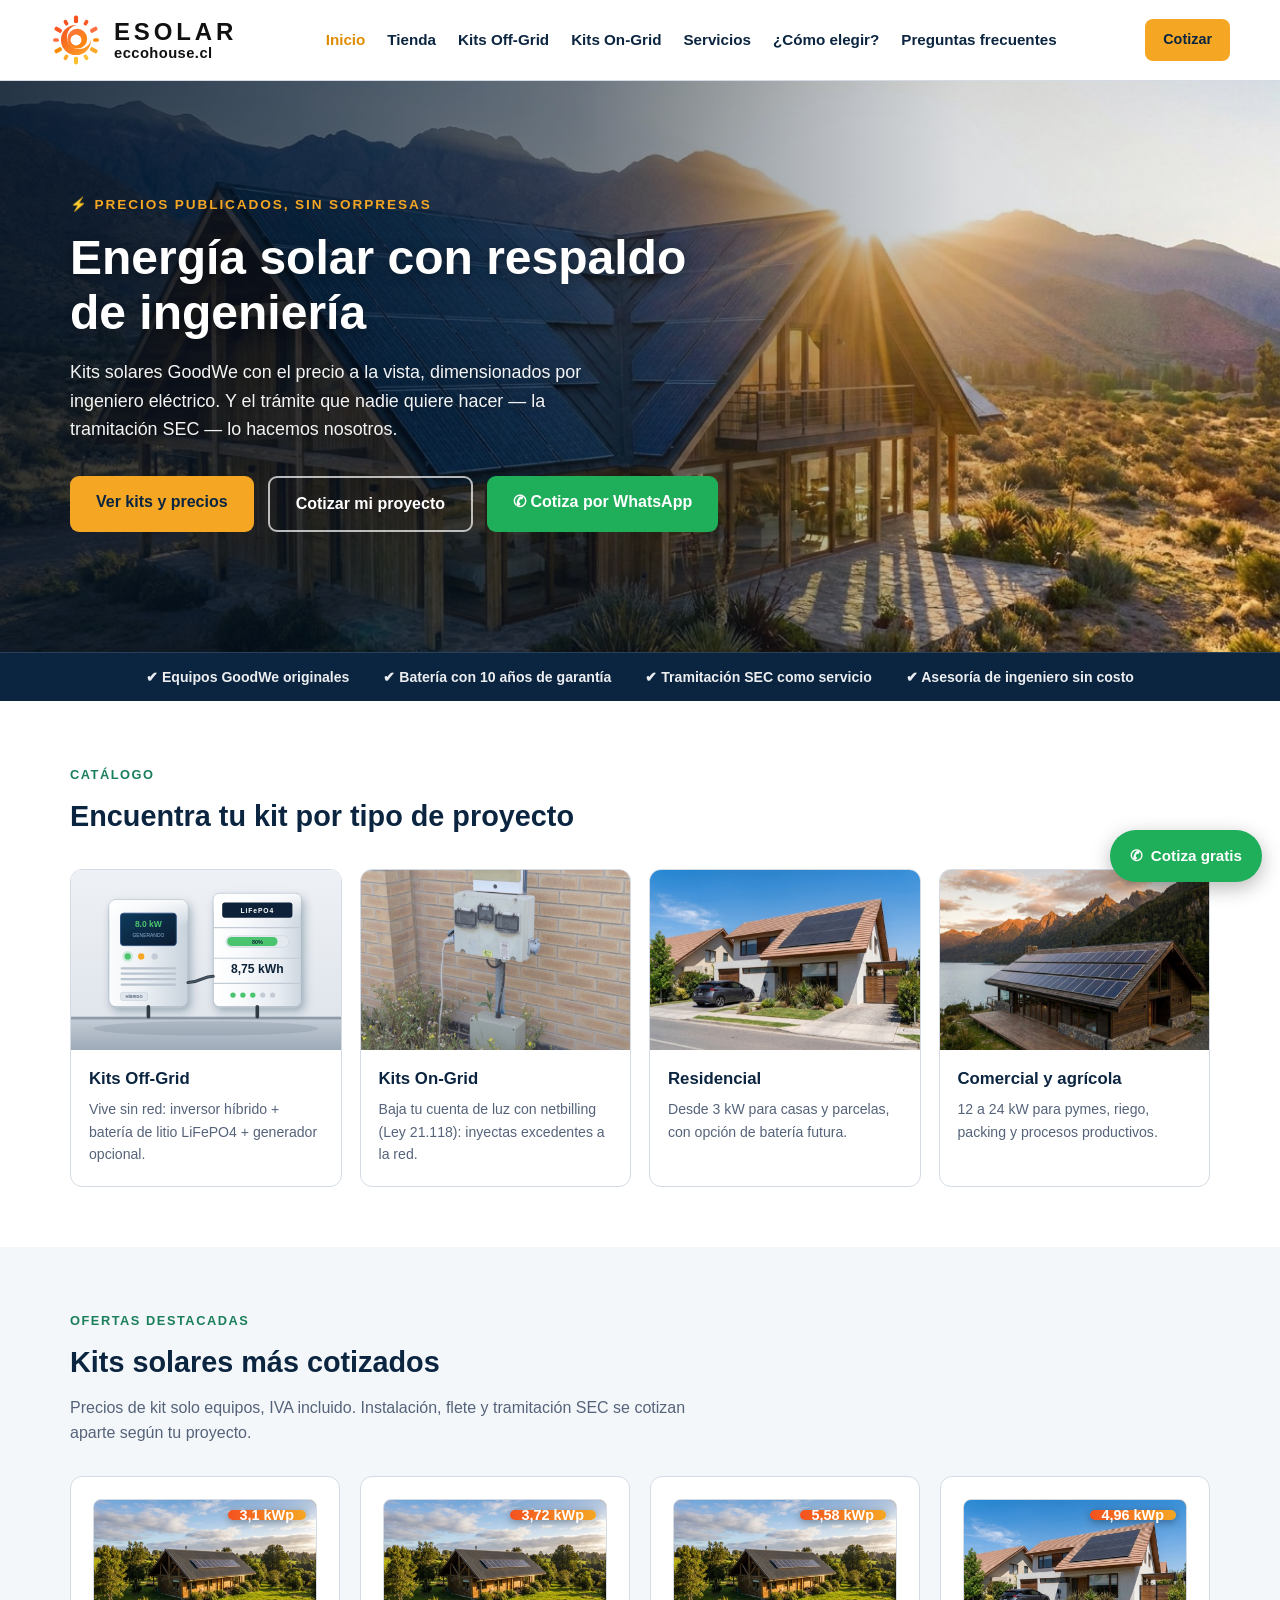
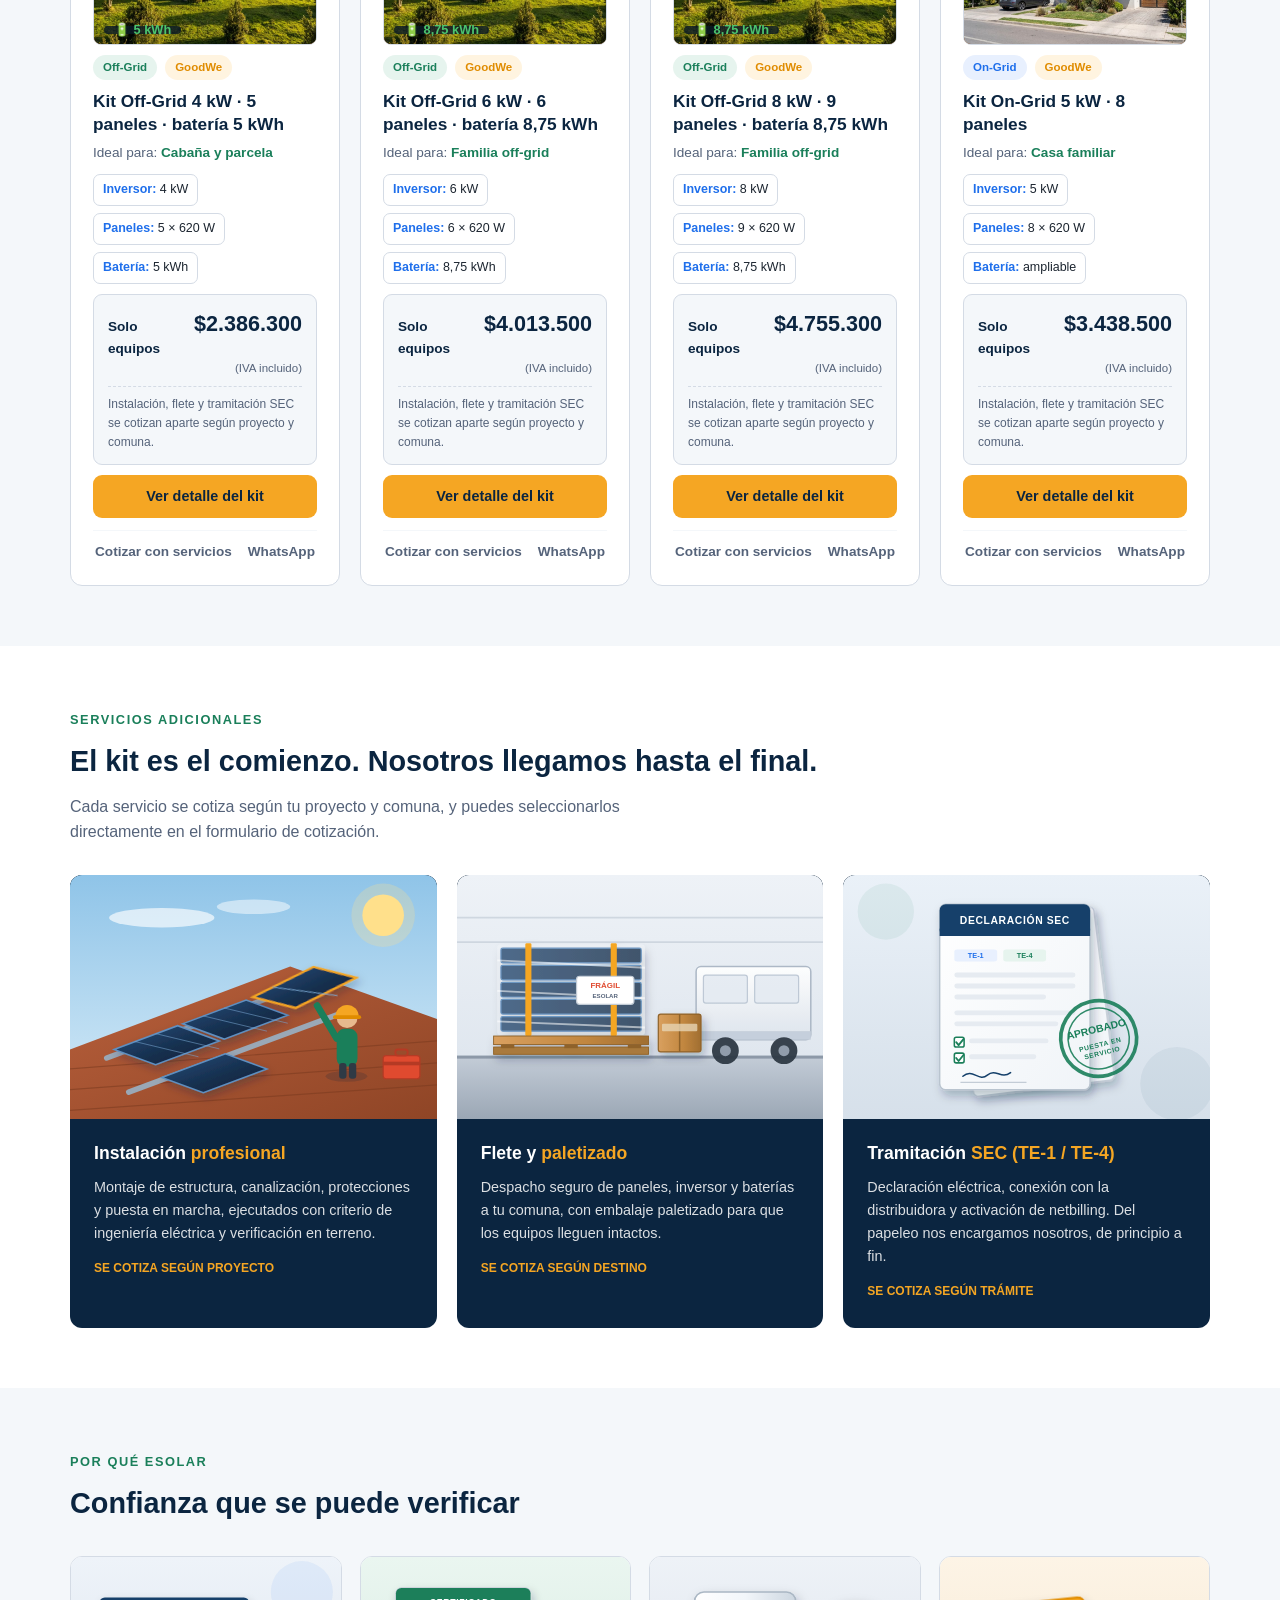
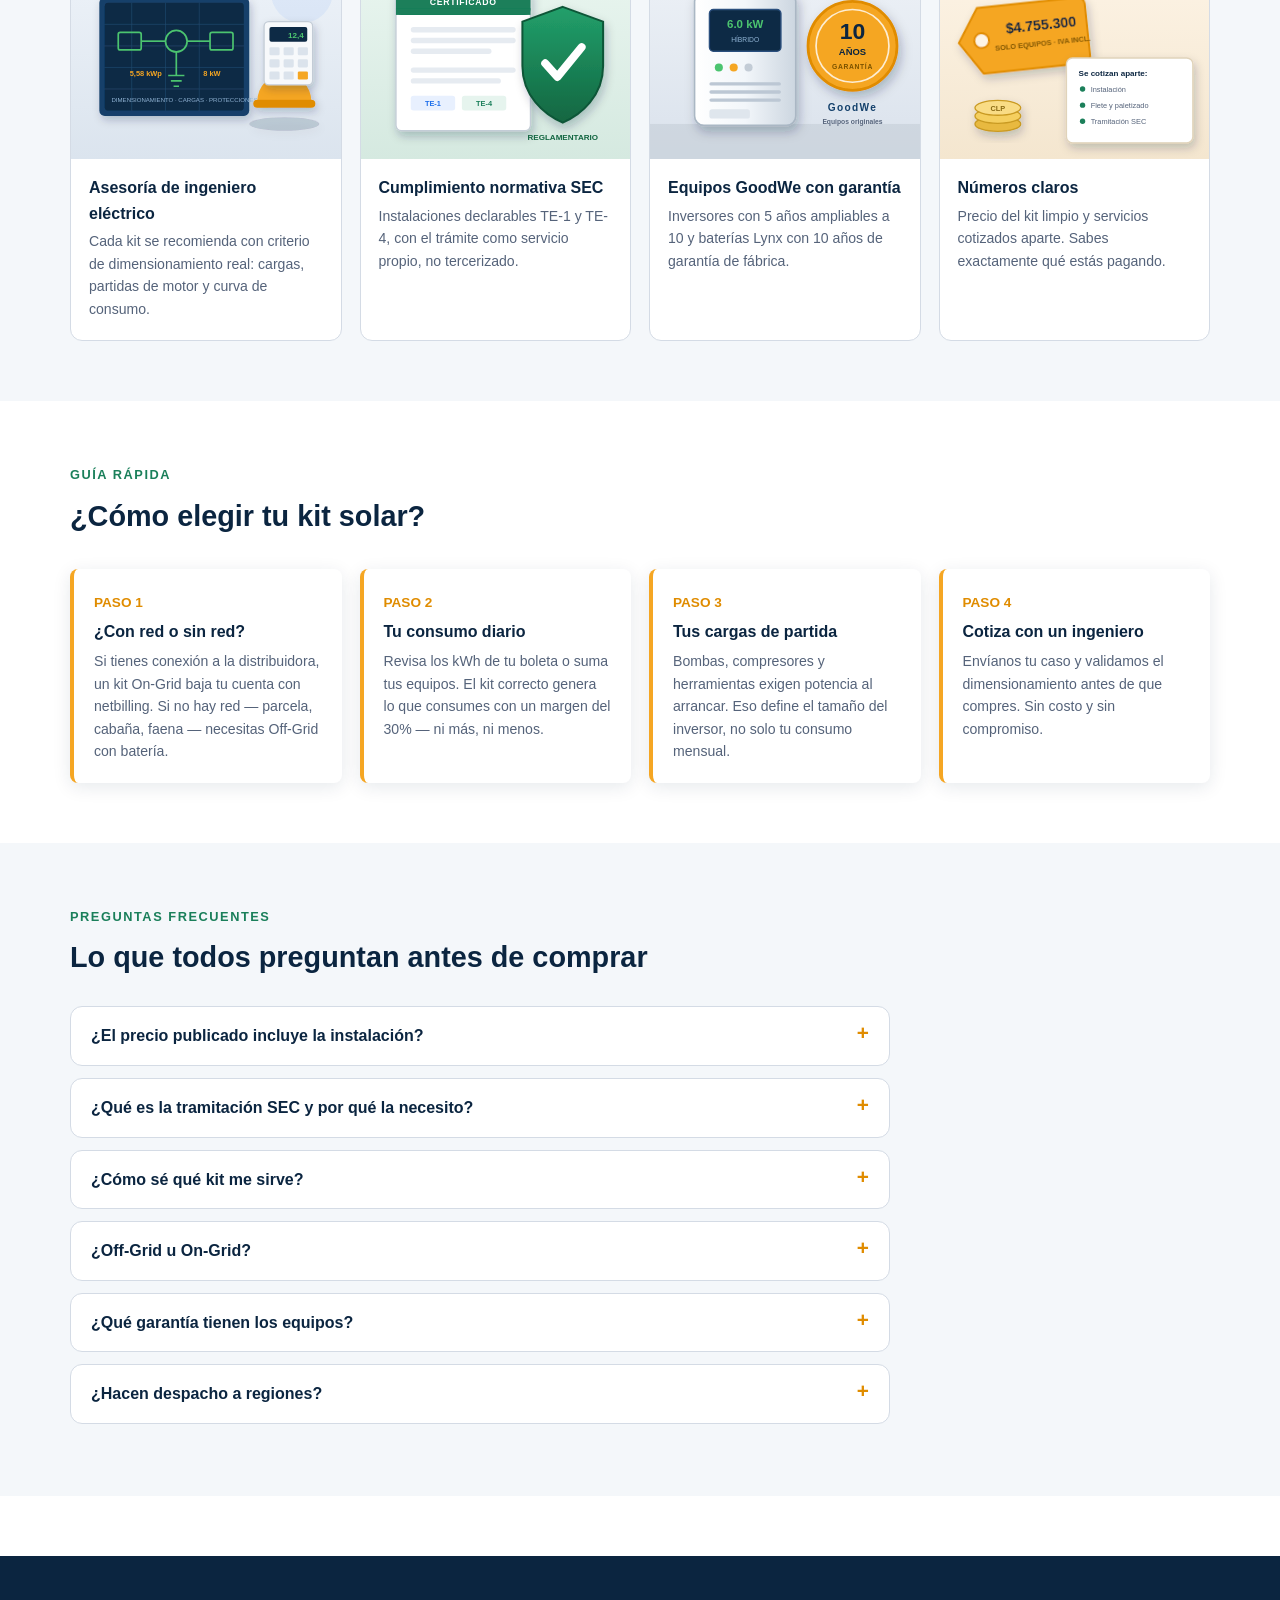
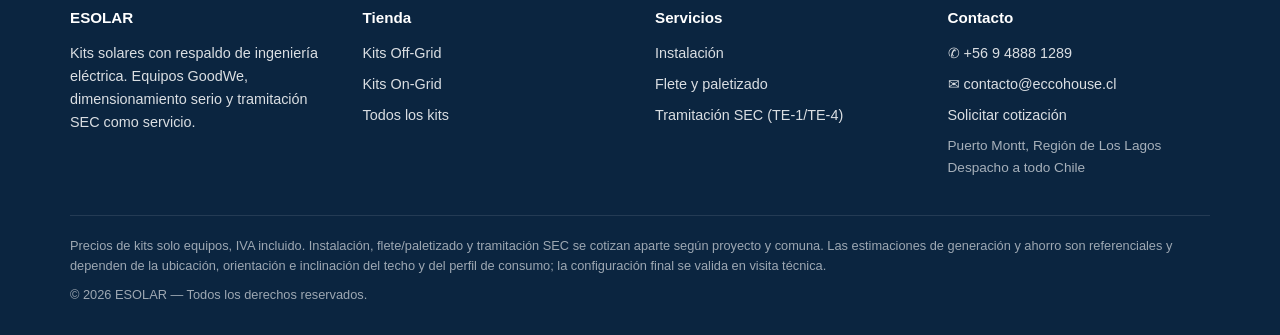
<file: index.html>
<!DOCTYPE html>
<html lang="es">
<head>
  <meta charset="UTF-8">
  <meta name="viewport" content="width=device-width, initial-scale=1.0">
  <title>ESOLAR | Kits solares con respaldo de ingeniería en Chile</title>
  <meta name="description" content="Kits solares On-Grid y Off-Grid con equipos GoodWe, asesoría de ingeniero eléctrico y tramitación SEC (TE-1/TE-4). Cotiza tu kit solar en Chile.">
  <link rel="stylesheet" href="css/styles.css?v=14">
</head>
<body>

<header class="header">
  <div class="contenedor header-inner">
    <a href="index.html" class="logo"><img src="img/logo-icon.svg" alt="" class="logo-img"><span class="logo-texto"><span class="logo-nombre">ESOLAR</span><span class="logo-sub">eccohouse.cl</span></span></a>
    <nav class="nav">
      <a href="index.html" class="activo">Inicio</a>
      <a href="tienda.html">Tienda</a>
      <a href="tienda.html?sistema=Off-Grid">Kits Off-Grid</a>
      <a href="tienda.html?sistema=On-Grid">Kits On-Grid</a>
      <a href="index.html#servicios">Servicios</a>
      <a href="index.html#como-elegir">¿Cómo elegir?</a>
      <a href="index.html#faq">Preguntas frecuentes</a>
    </nav>
    <a href="cotizacion.html" class="header-cta">Cotizar</a>
    <button class="nav-toggle" id="nav-toggle" aria-label="Abrir menú" aria-expanded="false">☰</button>
  </div>
</header>

<section class="hero">
  <div class="hero-bg" aria-hidden="true">
    <svg viewBox="0 0 1600 600" preserveAspectRatio="xMidYMid slice" xmlns="http://www.w3.org/2000/svg">
      <defs>
        <linearGradient id="cieloHero" x1="0" y1="0" x2="0" y2="1">
          <stop offset="0" stop-color="#0b2540"/>
          <stop offset="0.45" stop-color="#1d4569"/>
          <stop offset="0.72" stop-color="#b85c2a"/>
          <stop offset="0.85" stop-color="#f5a623"/>
        </linearGradient>
        <radialGradient id="brilloSol" cx="0.5" cy="0.5" r="0.5">
          <stop offset="0" stop-color="#ffd27a" stop-opacity="0.9"/>
          <stop offset="0.5" stop-color="#f5a623" stop-opacity="0.35"/>
          <stop offset="1" stop-color="#f5a623" stop-opacity="0"/>
        </radialGradient>
        <linearGradient id="panelCara" x1="0" y1="0" x2="1" y2="1">
          <stop offset="0" stop-color="#123a5c"/>
          <stop offset="0.6" stop-color="#0e2a45"/>
          <stop offset="1" stop-color="#0a1f33"/>
        </linearGradient>
        <linearGradient id="panelReflejo" x1="0" y1="0" x2="1" y2="0">
          <stop offset="0" stop-color="#f5a623" stop-opacity="0"/>
          <stop offset="1" stop-color="#ffd27a" stop-opacity="0.35"/>
        </linearGradient>
      </defs>
      <rect width="1600" height="600" fill="url(#cieloHero)"/>
      <circle cx="1220" cy="420" r="230" fill="url(#brilloSol)"/>
      <circle cx="1220" cy="420" r="64" fill="#ffe3a3"/>
      <ellipse cx="420" cy="140" rx="180" ry="26" fill="#ffffff" opacity="0.07"/>
      <ellipse cx="980" cy="90" rx="240" ry="30" fill="#ffffff" opacity="0.06"/>
      <ellipse cx="1420" cy="200" rx="150" ry="20" fill="#f5a623" opacity="0.12"/>
      <rect y="470" width="1600" height="130" fill="#0a1a2b"/>
      <!-- fila de paneles trasera -->
      <g>
        <polygon points="60,470 260,380 640,380 480,470" fill="url(#panelCara)" stroke="#2e5f8a" stroke-width="2"/>
        <polygon points="560,470 760,380 1140,380 980,470" fill="url(#panelCara)" stroke="#2e5f8a" stroke-width="2"/>
        <polygon points="1060,470 1260,380 1640,380 1480,470" fill="url(#panelCara)" stroke="#2e5f8a" stroke-width="2"/>
        <polygon points="1060,470 1260,380 1640,380 1480,470" fill="url(#panelReflejo)"/>
      </g>
      <!-- fila de paneles delantera -->
      <g>
        <polygon points="-80,600 220,440 700,440 500,600" fill="url(#panelCara)" stroke="#35688f" stroke-width="3"/>
        <polygon points="520,600 820,440 1300,440 1100,600" fill="url(#panelCara)" stroke="#35688f" stroke-width="3"/>
        <polygon points="1120,600 1420,440 1900,440 1700,600" fill="url(#panelCara)" stroke="#35688f" stroke-width="3"/>
        <polygon points="1120,600 1420,440 1900,440 1700,600" fill="url(#panelReflejo)"/>
        <g stroke="#2e5f8a" stroke-width="1.5" opacity="0.8">
          <line x1="20" y1="546" x2="600" y2="546"/><line x1="120" y1="492" x2="650" y2="492"/>
          <line x1="620" y1="546" x2="1200" y2="546"/><line x1="720" y1="492" x2="1250" y2="492"/>
          <line x1="1220" y1="546" x2="1800" y2="546"/><line x1="1320" y1="492" x2="1850" y2="492"/>
          <line x1="140" y1="440" x2="-40" y2="600"/><line x1="300" y1="440" x2="120" y2="600"/><line x1="460" y1="440" x2="280" y2="600"/>
          <line x1="740" y1="440" x2="560" y2="600"/><line x1="900" y1="440" x2="720" y2="600"/><line x1="1060" y1="440" x2="880" y2="600"/>
          <line x1="1340" y1="440" x2="1160" y2="600"/><line x1="1500" y1="440" x2="1320" y2="600"/><line x1="1660" y1="440" x2="1480" y2="600"/>
        </g>
      </g>
    </svg>
    <img class="hero-foto" src="img/hero.jpg" alt="" onerror="this.remove()">
  </div>
  <div class="contenedor hero-contenido">
    <span class="hero-kicker">⚡ Precios publicados, sin sorpresas</span>
    <h1>Energía solar con respaldo de ingeniería</h1>
    <p>Kits solares GoodWe con el precio a la vista, dimensionados por ingeniero eléctrico. Y el trámite que nadie quiere hacer — la tramitación SEC — lo hacemos nosotros.</p>
    <div class="hero-acciones">
      <a href="tienda.html" class="btn btn-sol">Ver kits y precios</a>
      <a href="cotizacion.html" class="btn btn-borde">Cotizar mi proyecto</a>
      <a href="#" id="btn-contacto-hero" class="btn btn-wsp">✆ Cotiza por WhatsApp</a>
    </div>
  </div>
</section>

<div class="barra-confianza">
  <div class="contenedor barra-confianza-inner">
    <span>✔ Equipos GoodWe originales</span>
    <span>✔ Batería con 10 años de garantía</span>
    <span>✔ Tramitación SEC como servicio</span>
    <span>✔ Asesoría de ingeniero sin costo</span>
  </div>
</div>

<section class="seccion">
  <div class="contenedor">
    <span class="kicker">Catálogo</span>
    <h2>Encuentra tu kit por tipo de proyecto</h2>
    <div class="grid-cat">
      <a class="cat" href="tienda.html?sistema=Off-Grid">
        <div class="cat-img"><img src="img/cat/off-grid.svg?v=2" alt="Inversor híbrido y batería de litio montados en pared" loading="lazy"></div>
        <div class="cat-txt">
          <h3>Kits Off-Grid</h3>
          <p>Vive sin red: inversor híbrido + batería de litio LiFePO4 + generador opcional.</p>
        </div>
      </a>
      <a class="cat" href="tienda.html?sistema=On-Grid">
        <div class="cat-img"><img src="img/cat/on-grid.jpg?v=2" alt="Medidor eléctrico de la distribuidora" loading="lazy"></div>
        <div class="cat-txt">
          <h3>Kits On-Grid</h3>
          <p>Baja tu cuenta de luz con netbilling (Ley 21.118): inyectas excedentes a la red.</p>
        </div>
      </a>
      <a class="cat" href="tienda.html">
        <div class="cat-img"><img src="img/cat/residencial.jpg?v=2" alt="Casa con paneles solares en el techo" loading="lazy"></div>
        <div class="cat-txt">
          <h3>Residencial</h3>
          <p>Desde 3 kW para casas y parcelas, con opción de batería futura.</p>
        </div>
      </a>
      <a class="cat" href="tienda.html?kwMin=12">
        <div class="cat-img"><img src="img/cat/comercial.jpg?v=2" alt="Instalación solar de gran superficie" loading="lazy"></div>
        <div class="cat-txt">
          <h3>Comercial y agrícola</h3>
          <p>12 a 24 kW para pymes, riego, packing y procesos productivos.</p>
        </div>
      </a>
    </div>
  </div>
</section>

<section class="seccion seccion-alt">
  <div class="contenedor">
    <span class="kicker">Ofertas destacadas</span>
    <h2>Kits solares más cotizados</h2>
    <p class="intro">Precios de kit solo equipos, IVA incluido. Instalación, flete y tramitación SEC se cotizan aparte según tu proyecto.</p>
    <div class="grid-kits" id="kits-destacados"></div>
  </div>
</section>

<section class="seccion" id="servicios">
  <div class="contenedor">
    <span class="kicker">Servicios adicionales</span>
    <h2>El kit es el comienzo. Nosotros llegamos hasta el final.</h2>
    <p class="intro">Cada servicio se cotiza según tu proyecto y comuna, y puedes seleccionarlos directamente en el formulario de cotización.</p>
    <div class="grid-serv">
      <div class="serv">
        <div class="serv-img"><img src="img/cat/serv-instalacion.svg" alt="Instalación de paneles sobre techo" loading="lazy"></div>
        <h3>Instalación <span>profesional</span></h3>
        <p>Montaje de estructura, canalización, protecciones y puesta en marcha, ejecutados con criterio de ingeniería eléctrica y verificación en terreno.</p>
        <span class="tag">SE COTIZA SEGÚN PROYECTO</span>
      </div>
      <div class="serv">
        <div class="serv-img"><img src="img/cat/serv-flete.svg" alt="Paneles paletizados listos para despacho" loading="lazy"></div>
        <h3>Flete y <span>paletizado</span></h3>
        <p>Despacho seguro de paneles, inversor y baterías a tu comuna, con embalaje paletizado para que los equipos lleguen intactos.</p>
        <span class="tag">SE COTIZA SEGÚN DESTINO</span>
      </div>
      <div class="serv">
        <div class="serv-img"><img src="img/cat/serv-sec.svg" alt="Declaración eléctrica TE-1 y TE-4 aprobada" loading="lazy"></div>
        <h3>Tramitación <span>SEC (TE-1 / TE-4)</span></h3>
        <p>Declaración eléctrica, conexión con la distribuidora y activación de netbilling. Del papeleo nos encargamos nosotros, de principio a fin.</p>
        <span class="tag">SE COTIZA SEGÚN TRÁMITE</span>
      </div>
    </div>
  </div>
</section>

<section class="seccion seccion-alt">
  <div class="contenedor">
    <span class="kicker">Por qué ESOLAR</span>
    <h2>Confianza que se puede verificar</h2>
    <div class="grid-conf">
      <div class="conf">
        <div class="conf-img"><img src="img/cat/conf-ingeniero.svg" alt="Ingeniero eléctrico dimensionando el sistema" loading="lazy"></div>
        <div>
          <h3>Asesoría de ingeniero eléctrico</h3>
          <p>Cada kit se recomienda con criterio de dimensionamiento real: cargas, partidas de motor y curva de consumo.</p>
        </div>
      </div>
      <div class="conf">
        <div class="conf-img"><img src="img/cat/conf-normativa.svg" alt="Certificado de instalación conforme a normativa SEC" loading="lazy"></div>
        <div>
          <h3>Cumplimiento normativa SEC</h3>
          <p>Instalaciones declarables TE-1 y TE-4, con el trámite como servicio propio, no tercerizado.</p>
        </div>
      </div>
      <div class="conf">
        <div class="conf-img"><img src="img/cat/conf-goodwe.svg" alt="Inversor GoodWe con garantía de fábrica" loading="lazy"></div>
        <div>
          <h3>Equipos GoodWe con garantía</h3>
          <p>Inversores con 5 años ampliables a 10 y baterías Lynx con 10 años de garantía de fábrica.</p>
        </div>
      </div>
      <div class="conf">
        <div class="conf-img"><img src="img/cat/conf-precio.svg" alt="Precio del kit publicado con servicios aparte" loading="lazy"></div>
        <div>
          <h3>Números claros</h3>
          <p>Precio del kit limpio y servicios cotizados aparte. Sabes exactamente qué estás pagando.</p>
        </div>
      </div>
    </div>
  </div>
</section>

<section class="seccion" id="como-elegir">
  <div class="contenedor">
    <span class="kicker">Guía rápida</span>
    <h2>¿Cómo elegir tu kit solar?</h2>
    <div class="pasos">
      <div class="paso">
        <span class="num">PASO 1</span>
        <h3>¿Con red o sin red?</h3>
        <p>Si tienes conexión a la distribuidora, un kit On-Grid baja tu cuenta con netbilling. Si no hay red — parcela, cabaña, faena — necesitas Off-Grid con batería.</p>
      </div>
      <div class="paso">
        <span class="num">PASO 2</span>
        <h3>Tu consumo diario</h3>
        <p>Revisa los kWh de tu boleta o suma tus equipos. El kit correcto genera lo que consumes con un margen del 30% — ni más, ni menos.</p>
      </div>
      <div class="paso">
        <span class="num">PASO 3</span>
        <h3>Tus cargas de partida</h3>
        <p>Bombas, compresores y herramientas exigen potencia al arrancar. Eso define el tamaño del inversor, no solo tu consumo mensual.</p>
      </div>
      <div class="paso">
        <span class="num">PASO 4</span>
        <h3>Cotiza con un ingeniero</h3>
        <p>Envíanos tu caso y validamos el dimensionamiento antes de que compres. Sin costo y sin compromiso.</p>
      </div>
    </div>
  </div>
</section>

<section class="seccion seccion-alt" id="faq">
  <div class="contenedor">
    <span class="kicker">Preguntas frecuentes</span>
    <h2>Lo que todos preguntan antes de comprar</h2>
    <div class="faq">
      <details>
        <summary>¿El precio publicado incluye la instalación?</summary>
        <p>No. El precio que ves es del kit completo de equipos con IVA incluido: paneles, inversor, batería si corresponde, y el set de montaje, cables y protecciones. La instalación, el flete y la tramitación SEC se cotizan aparte porque dependen de tu comuna, del tipo de techo y del alcance del proyecto. Lo separamos para que sepas exactamente qué estás pagando en cada cosa.</p>
      </details>
      <details>
        <summary>¿Qué es la tramitación SEC y por qué la necesito?</summary>
        <p>Toda instalación eléctrica en Chile debe declararse ante la Superintendencia de Electricidad y Combustibles. Los sistemas off-grid se declaran con el trámite TE-1; los conectados a red requieren TE-4 más el proceso de conexión con tu distribuidora, que es lo que activa el descuento por inyección (netbilling, Ley 21.118). Sin ese trámite tu sistema no es reglamentario y, en el caso on-grid, no recibes el descuento en la boleta. Nosotros hacemos el trámite completo como servicio.</p>
      </details>
      <details>
        <summary>¿Cómo sé qué kit me sirve?</summary>
        <p>Con dos datos: cuánta energía consumes al día y qué cargas parten al mismo tiempo. El consumo define cuántos paneles y cuánta batería necesitas; las cargas de partida (bombas, compresores, herramientas) definen el tamaño del inversor. Si nos envías tu boleta o una lista de tus equipos, un ingeniero eléctrico revisa el dimensionamiento antes de que compres, sin costo.</p>
      </details>
      <details>
        <summary>¿Off-Grid u On-Grid?</summary>
        <p>Si tienes conexión a la distribuidora y tu objetivo es bajar la cuenta, un kit On-Grid es lo más rentable: no pagas batería y los excedentes se descuentan de tu boleta. Si no hay red — parcela, cabaña, faena — necesitas Off-Grid con batería. Los inversores híbridos GoodWe que usamos admiten batería a futuro, así que puedes partir On-Grid y sumar respaldo después sin cambiar el equipo central.</p>
      </details>
      <details>
        <summary>¿Qué garantía tienen los equipos?</summary>
        <p>Trabajamos con GoodWe: los inversores tienen 5 años de garantía de fábrica, ampliables a 10 registrando el equipo en el portal del fabricante, y las baterías de litio Lynx tienen 10 años. Los paneles mantienen la garantía de su fabricante. Todo es equipo original con respaldo de marca, no genérico.</p>
      </details>
      <details>
        <summary>¿Hacen despacho a regiones?</summary>
        <p>Sí. El flete se cotiza según destino e incluye paletizado, porque los paneles y las baterías necesitan embalaje adecuado para llegar sin daños. También puedes retirar los equipos y coordinar tu propio transporte si prefieres.</p>
      </details>
    </div>
  </div>
</section>

<footer class="footer">
  <div class="contenedor">
    <div class="footer-grid">
      <div>
        <h4>ESOLAR</h4>
        <p style="font-size:0.9rem;">Kits solares con respaldo de ingeniería eléctrica. Equipos GoodWe, dimensionamiento serio y tramitación SEC como servicio.</p>
      </div>
      <div>
        <h4>Tienda</h4>
        <a href="tienda.html?sistema=Off-Grid">Kits Off-Grid</a>
        <a href="tienda.html?sistema=On-Grid">Kits On-Grid</a>
        <a href="tienda.html">Todos los kits</a>
      </div>
      <div>
        <h4>Servicios</h4>
        <a href="index.html#servicios">Instalación</a>
        <a href="index.html#servicios">Flete y paletizado</a>
        <a href="index.html#servicios">Tramitación SEC (TE-1/TE-4)</a>
      </div>
      <div>
        <h4>Contacto</h4>
        <a href="https://wa.me/56948881289" target="_blank" rel="noopener">✆ +56 9 4888 1289</a>
        <a href="mailto:contacto@eccohouse.cl">✉ contacto@eccohouse.cl</a>
        <a href="cotizacion.html">Solicitar cotización</a>
        <p style="font-size:0.85rem;opacity:0.75;margin-top:6px;">Puerto Montt, Región de Los Lagos<br>Despacho a todo Chile</p>
      </div>
    </div>
    <div class="legal">
      <p>Precios de kits solo equipos, IVA incluido. Instalación, flete/paletizado y tramitación SEC se cotizan aparte según proyecto y comuna. Las estimaciones de generación y ahorro son referenciales y dependen de la ubicación, orientación e inclinación del techo y del perfil de consumo; la configuración final se valida en visita técnica.</p>
      <p style="margin-top:8px;">© 2026 ESOLAR — Todos los derechos reservados.</p>
    </div>
  </div>
</footer>

<script src="js/data.js?v=11"></script>
<script>
  // Kits destacados: uno de cada segmento representativo
  const btnHero = document.getElementById("btn-contacto-hero");
  btnHero.href = enlaceContacto("Hola, quiero cotizar un kit solar.", "Cotización kit solar");
  btnHero.textContent = hayWhatsapp() ? "✆ Cotiza por WhatsApp" : "✉ Cotiza por correo";

  const destacados = ["ES-OG-4K-B5", "ES-OG-6K-B8", "ES-OG-8K-B8", "ES-ON-5K"];
  const cont = document.getElementById("kits-destacados");
  destacados.forEach(sku => {
    const p = ESOLAR_PRODUCTS.find(x => x.sku === sku);
    if (!p) return;
    const el = document.createElement("div");
    el.className = "kit";
    el.innerHTML = plantillaKit(p);
    cont.appendChild(el);
  });
</script>

<a class="flotante" id="flotante-contacto" href="#" aria-label="Contactar por WhatsApp">
  <span>✆</span><span class="txt">Cotiza gratis</span>
</a>

<script>
  (function () {
    var t = document.getElementById("nav-toggle");
    var n = document.querySelector(".nav");
    if (t && n) t.addEventListener("click", function () {
      var abierto = n.classList.toggle("abierto");
      t.setAttribute("aria-expanded", abierto);
      t.textContent = abierto ? "✕" : "☰";
    });
    var f = document.getElementById("flotante-contacto");
    if (f && typeof enlaceContacto === "function") {
      f.href = enlaceContacto("Hola, quiero cotizar un kit solar.", "Cotización kit solar");
      if (!hayWhatsapp()) f.querySelector("span").textContent = "✉";
    }
  })();
</script>

</body>
</html>
</file>
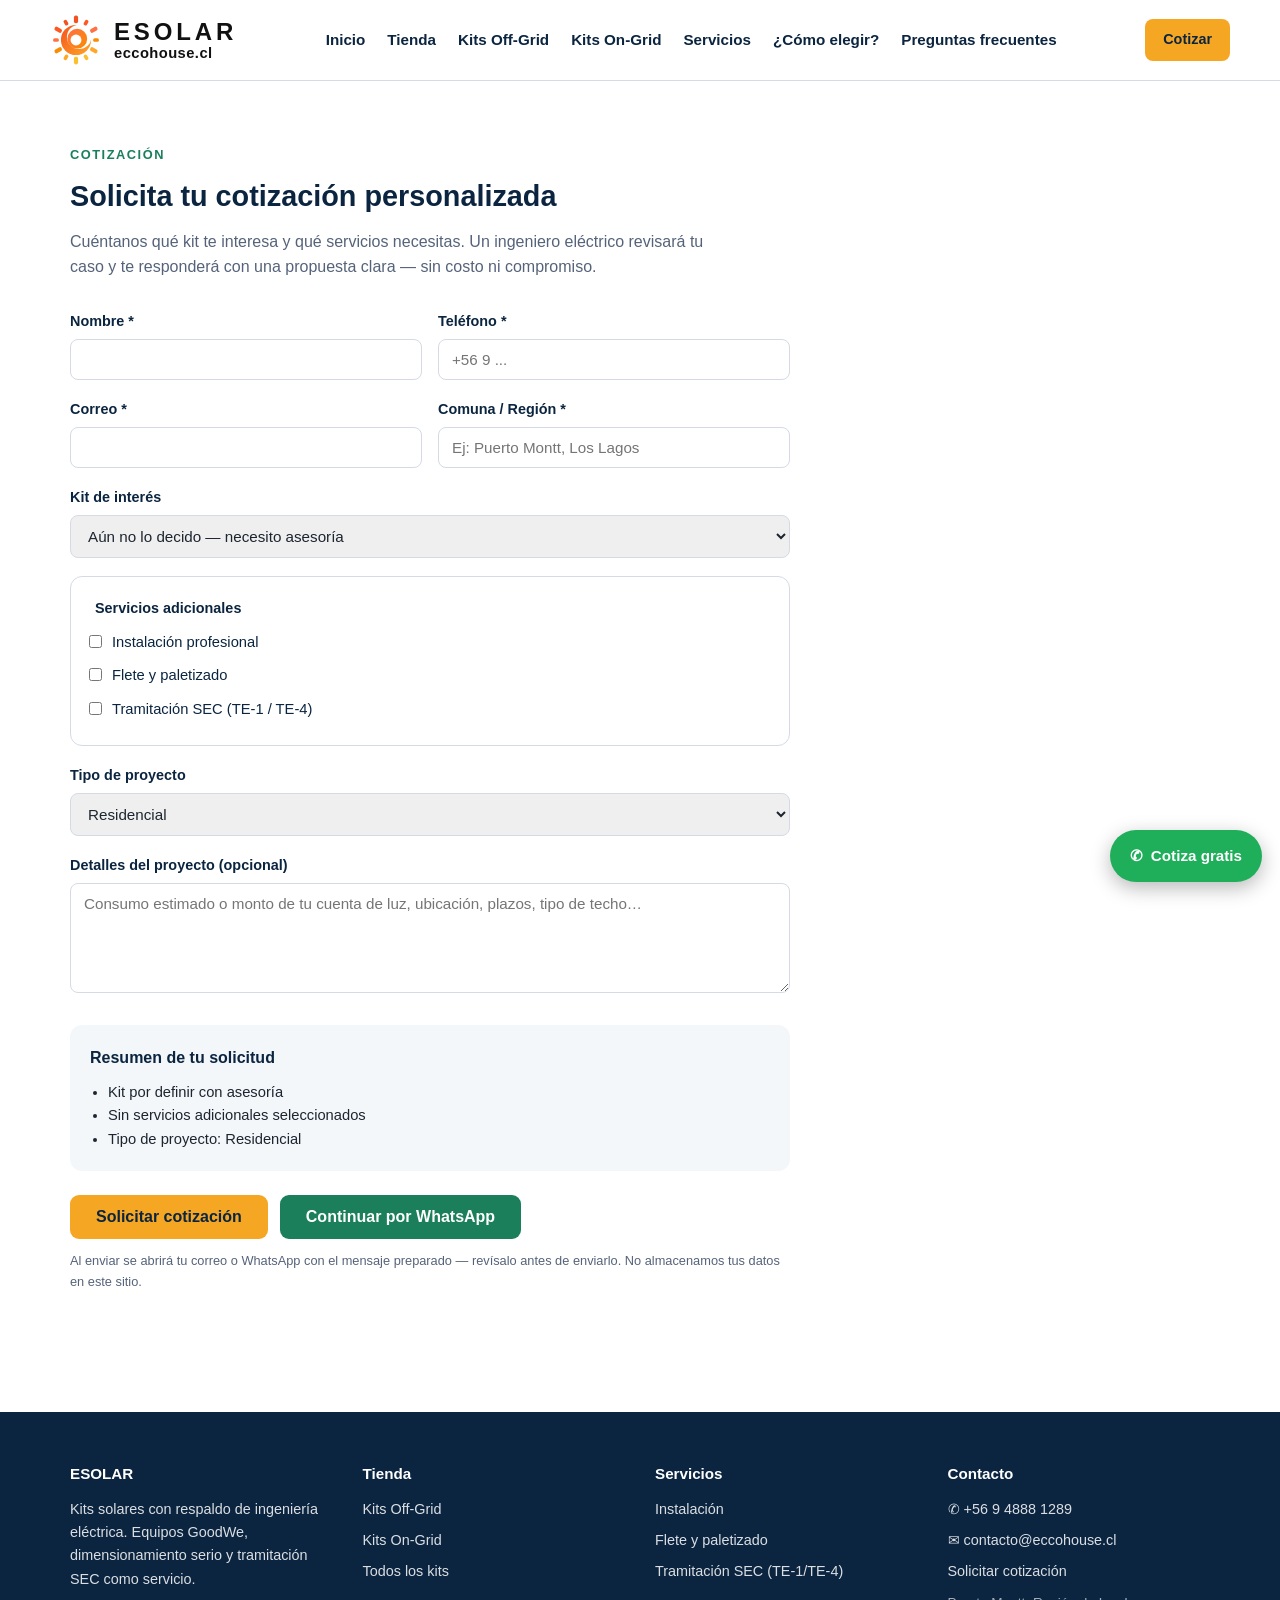
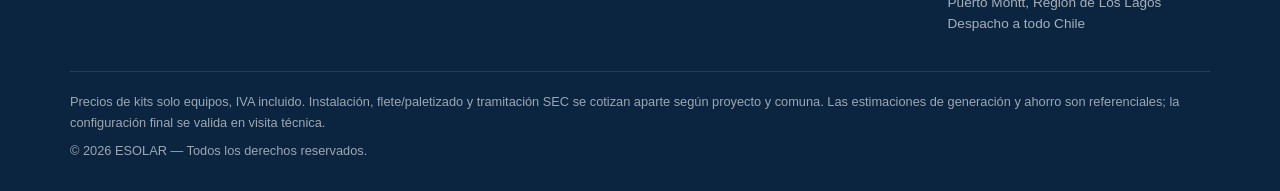
<file: cotizacion.html>
<!DOCTYPE html>
<html lang="es">
<head>
  <meta charset="UTF-8">
  <meta name="viewport" content="width=device-width, initial-scale=1.0">
  <title>Solicitar cotización | ESOLAR</title>
  <link rel="stylesheet" href="css/styles.css?v=14">
</head>
<body>

<header class="header">
  <div class="contenedor header-inner">
    <a href="index.html" class="logo"><img src="img/logo-icon.svg" alt="" class="logo-img"><span class="logo-texto"><span class="logo-nombre">ESOLAR</span><span class="logo-sub">eccohouse.cl</span></span></a>
    <nav class="nav">
      <a href="index.html">Inicio</a>
      <a href="tienda.html">Tienda</a>
      <a href="tienda.html?sistema=Off-Grid">Kits Off-Grid</a>
      <a href="tienda.html?sistema=On-Grid">Kits On-Grid</a>
      <a href="index.html#servicios">Servicios</a>
      <a href="index.html#como-elegir">¿Cómo elegir?</a>
      <a href="index.html#faq">Preguntas frecuentes</a>
    </nav>
    <a href="cotizacion.html" class="header-cta">Cotizar</a>
    <button class="nav-toggle" id="nav-toggle" aria-label="Abrir menú" aria-expanded="false">☰</button>
  </div>
</header>

<section class="seccion">
  <div class="contenedor">
    <span class="kicker">Cotización</span>
    <h2>Solicita tu cotización personalizada</h2>
    <p class="intro">Cuéntanos qué kit te interesa y qué servicios necesitas. Un ingeniero eléctrico revisará tu caso y te responderá con una propuesta clara — sin costo ni compromiso.</p>

    <form class="form-cotiza" id="form-cotiza">
      <div class="fila-2">
        <div class="campo">
          <label for="c-nombre">Nombre *</label>
          <input type="text" id="c-nombre" required autocomplete="name">
        </div>
        <div class="campo">
          <label for="c-telefono">Teléfono *</label>
          <input type="tel" id="c-telefono" required autocomplete="tel" placeholder="+56 9 ...">
        </div>
      </div>
      <div class="fila-2">
        <div class="campo">
          <label for="c-email">Correo *</label>
          <input type="email" id="c-email" required autocomplete="email">
        </div>
        <div class="campo">
          <label for="c-comuna">Comuna / Región *</label>
          <input type="text" id="c-comuna" required placeholder="Ej: Puerto Montt, Los Lagos">
        </div>
      </div>

      <div class="campo">
        <label for="c-kit">Kit de interés</label>
        <select id="c-kit">
          <option value="">Aún no lo decido — necesito asesoría</option>
        </select>
      </div>

      <div class="campo grupo-check">
        <span class="titulo">Servicios adicionales</span>
        <label><input type="checkbox" name="servicio" value="Instalación"> Instalación profesional</label>
        <label><input type="checkbox" name="servicio" value="Flete y paletizado"> Flete y paletizado</label>
        <label><input type="checkbox" name="servicio" value="Tramitación SEC"> Tramitación SEC (TE-1 / TE-4)</label>
      </div>

      <div class="campo" style="margin-top:18px;">
        <label for="c-tipo">Tipo de proyecto</label>
        <select id="c-tipo">
          <option value="Residencial">Residencial</option>
          <option value="Comercial">Comercial</option>
          <option value="Agrícola / bombeo">Agrícola / bombeo</option>
          <option value="Off-Grid (sin red)">Off-Grid (sin red)</option>
        </select>
      </div>

      <div class="campo">
        <label for="c-detalle">Detalles del proyecto (opcional)</label>
        <textarea id="c-detalle" placeholder="Consumo estimado o monto de tu cuenta de luz, ubicación, plazos, tipo de techo…"></textarea>
      </div>

      <div class="resumen-cotiza" id="resumen">
        <h3>Resumen de tu solicitud</h3>
        <ul id="resumen-lista"><li>Selecciona un kit o describe tu proyecto.</li></ul>
      </div>

      <div class="form-acciones">
        <button type="submit" class="btn btn-sol">Solicitar cotización</button>
        <button type="button" class="btn btn-verde" id="btn-wsp">Continuar por WhatsApp</button>
      </div>
      <p style="font-size:0.8rem;color:var(--gris-600);margin-top:12px;">Al enviar se abrirá tu correo o WhatsApp con el mensaje preparado — revísalo antes de enviarlo. No almacenamos tus datos en este sitio.</p>
    </form>
  </div>
</section>

<footer class="footer">
  <div class="contenedor">
    <div class="footer-grid">
      <div>
        <h4>ESOLAR</h4>
        <p style="font-size:0.9rem;">Kits solares con respaldo de ingeniería eléctrica. Equipos GoodWe, dimensionamiento serio y tramitación SEC como servicio.</p>
      </div>
      <div>
        <h4>Tienda</h4>
        <a href="tienda.html?sistema=Off-Grid">Kits Off-Grid</a>
        <a href="tienda.html?sistema=On-Grid">Kits On-Grid</a>
        <a href="tienda.html">Todos los kits</a>
      </div>
      <div>
        <h4>Servicios</h4>
        <a href="index.html#servicios">Instalación</a>
        <a href="index.html#servicios">Flete y paletizado</a>
        <a href="index.html#servicios">Tramitación SEC (TE-1/TE-4)</a>
      </div>
      <div>
        <h4>Contacto</h4>
        <a href="https://wa.me/56948881289" target="_blank" rel="noopener">✆ +56 9 4888 1289</a>
        <a href="mailto:contacto@eccohouse.cl">✉ contacto@eccohouse.cl</a>
        <a href="cotizacion.html">Solicitar cotización</a>
        <p style="font-size:0.85rem;opacity:0.75;margin-top:6px;">Puerto Montt, Región de Los Lagos<br>Despacho a todo Chile</p>
      </div>
    </div>
    <div class="legal">
      <p>Precios de kits solo equipos, IVA incluido. Instalación, flete/paletizado y tramitación SEC se cotizan aparte según proyecto y comuna. Las estimaciones de generación y ahorro son referenciales; la configuración final se valida en visita técnica.</p>
      <p style="margin-top:8px;">© 2026 ESOLAR — Todos los derechos reservados.</p>
    </div>
  </div>
</footer>

<script src="js/data.js?v=11"></script>
<script>
  const params = new URLSearchParams(location.search);
  const selKit = document.getElementById("c-kit");

  // Poblar selector de kits
  ESOLAR_PRODUCTS.forEach(p => {
    const op = document.createElement("option");
    op.value = p.sku;
    op.textContent = `${p.nombre} — ${p.resumen.split("·").slice(0, 2).join("·").trim()} — ${clp(p.precio)}`;
    selKit.appendChild(op);
  });

  // Precarga desde ficha de producto
  if (params.get("sku")) selKit.value = params.get("sku");
  if (params.get("servicios")) {
    params.get("servicios").split(",").forEach(s => {
      const chk = document.querySelector(`input[name="servicio"][value="${s}"]`);
      if (chk) chk.checked = true;
    });
  }

  function serviciosMarcados() {
    return Array.from(document.querySelectorAll('input[name="servicio"]:checked')).map(c => c.value);
  }

  function actualizarResumen() {
    const lista = document.getElementById("resumen-lista");
    const items = [];
    const p = ESOLAR_PRODUCTS.find(x => x.sku === selKit.value);
    if (p) items.push(`<strong>${p.nombre}</strong> (${p.sku}) — ${clp(p.precio)} solo equipos`);
    else items.push("Kit por definir con asesoría");
    const servs = serviciosMarcados();
    if (servs.length) items.push("Servicios: " + servs.join(", ") + " (se cotizan según proyecto)");
    else items.push("Sin servicios adicionales seleccionados");
    const tipo = document.getElementById("c-tipo").value;
    items.push("Tipo de proyecto: " + tipo);
    lista.innerHTML = items.map(i => `<li>${i}</li>`).join("");
  }

  selKit.addEventListener("change", actualizarResumen);
  document.getElementById("c-tipo").addEventListener("change", actualizarResumen);
  document.querySelectorAll('input[name="servicio"]').forEach(c => c.addEventListener("change", actualizarResumen));
  actualizarResumen();

  function construirMensaje() {
    const p = ESOLAR_PRODUCTS.find(x => x.sku === selKit.value);
    const lineas = [
      "Solicitud de cotización — ESOLAR",
      "",
      "Nombre: " + document.getElementById("c-nombre").value,
      "Teléfono: " + document.getElementById("c-telefono").value,
      "Correo: " + document.getElementById("c-email").value,
      "Comuna/Región: " + document.getElementById("c-comuna").value,
      "",
      "Kit de interés: " + (p ? `${p.nombre} (${p.sku}) — ${clp(p.precio)} solo equipos` : "Por definir, necesito asesoría"),
      "Servicios adicionales: " + (serviciosMarcados().join(", ") || "Ninguno"),
      "Tipo de proyecto: " + document.getElementById("c-tipo").value
    ];
    const det = document.getElementById("c-detalle").value.trim();
    if (det) lineas.push("", "Detalles: " + det);
    return lineas.join("\n");
  }

  document.getElementById("form-cotiza").addEventListener("submit", e => {
    e.preventDefault();
    const asunto = encodeURIComponent("Cotización kit solar — " + (selKit.value || "asesoría"));
    location.href = `mailto:${ESOLAR_CONFIG.email}?subject=${asunto}&body=${encodeURIComponent(construirMensaje())}`;
  });

  const btnW = document.getElementById("btn-wsp");
  if (!hayWhatsapp()) btnW.textContent = "Enviar por correo";
  btnW.addEventListener("click", () => {
    const form = document.getElementById("form-cotiza");
    if (!form.reportValidity()) return;
    if (hayWhatsapp()) {
      window.open(`https://wa.me/${ESOLAR_CONFIG.whatsapp}?text=${encodeURIComponent(construirMensaje())}`, "_blank");
    } else {
      location.href = enlaceContacto(construirMensaje(), "Cotización kit solar");
    }
  });
</script>

<a class="flotante" id="flotante-contacto" href="#" aria-label="Contactar por WhatsApp">
  <span>✆</span><span class="txt">Cotiza gratis</span>
</a>

<script>
  (function () {
    var t = document.getElementById("nav-toggle");
    var n = document.querySelector(".nav");
    if (t && n) t.addEventListener("click", function () {
      var abierto = n.classList.toggle("abierto");
      t.setAttribute("aria-expanded", abierto);
      t.textContent = abierto ? "✕" : "☰";
    });
    var f = document.getElementById("flotante-contacto");
    if (f && typeof enlaceContacto === "function") {
      f.href = enlaceContacto("Hola, quiero cotizar un kit solar.", "Cotización kit solar");
      if (!hayWhatsapp()) f.querySelector("span").textContent = "✉";
    }
  })();
</script>

</body>
</html>
</file>
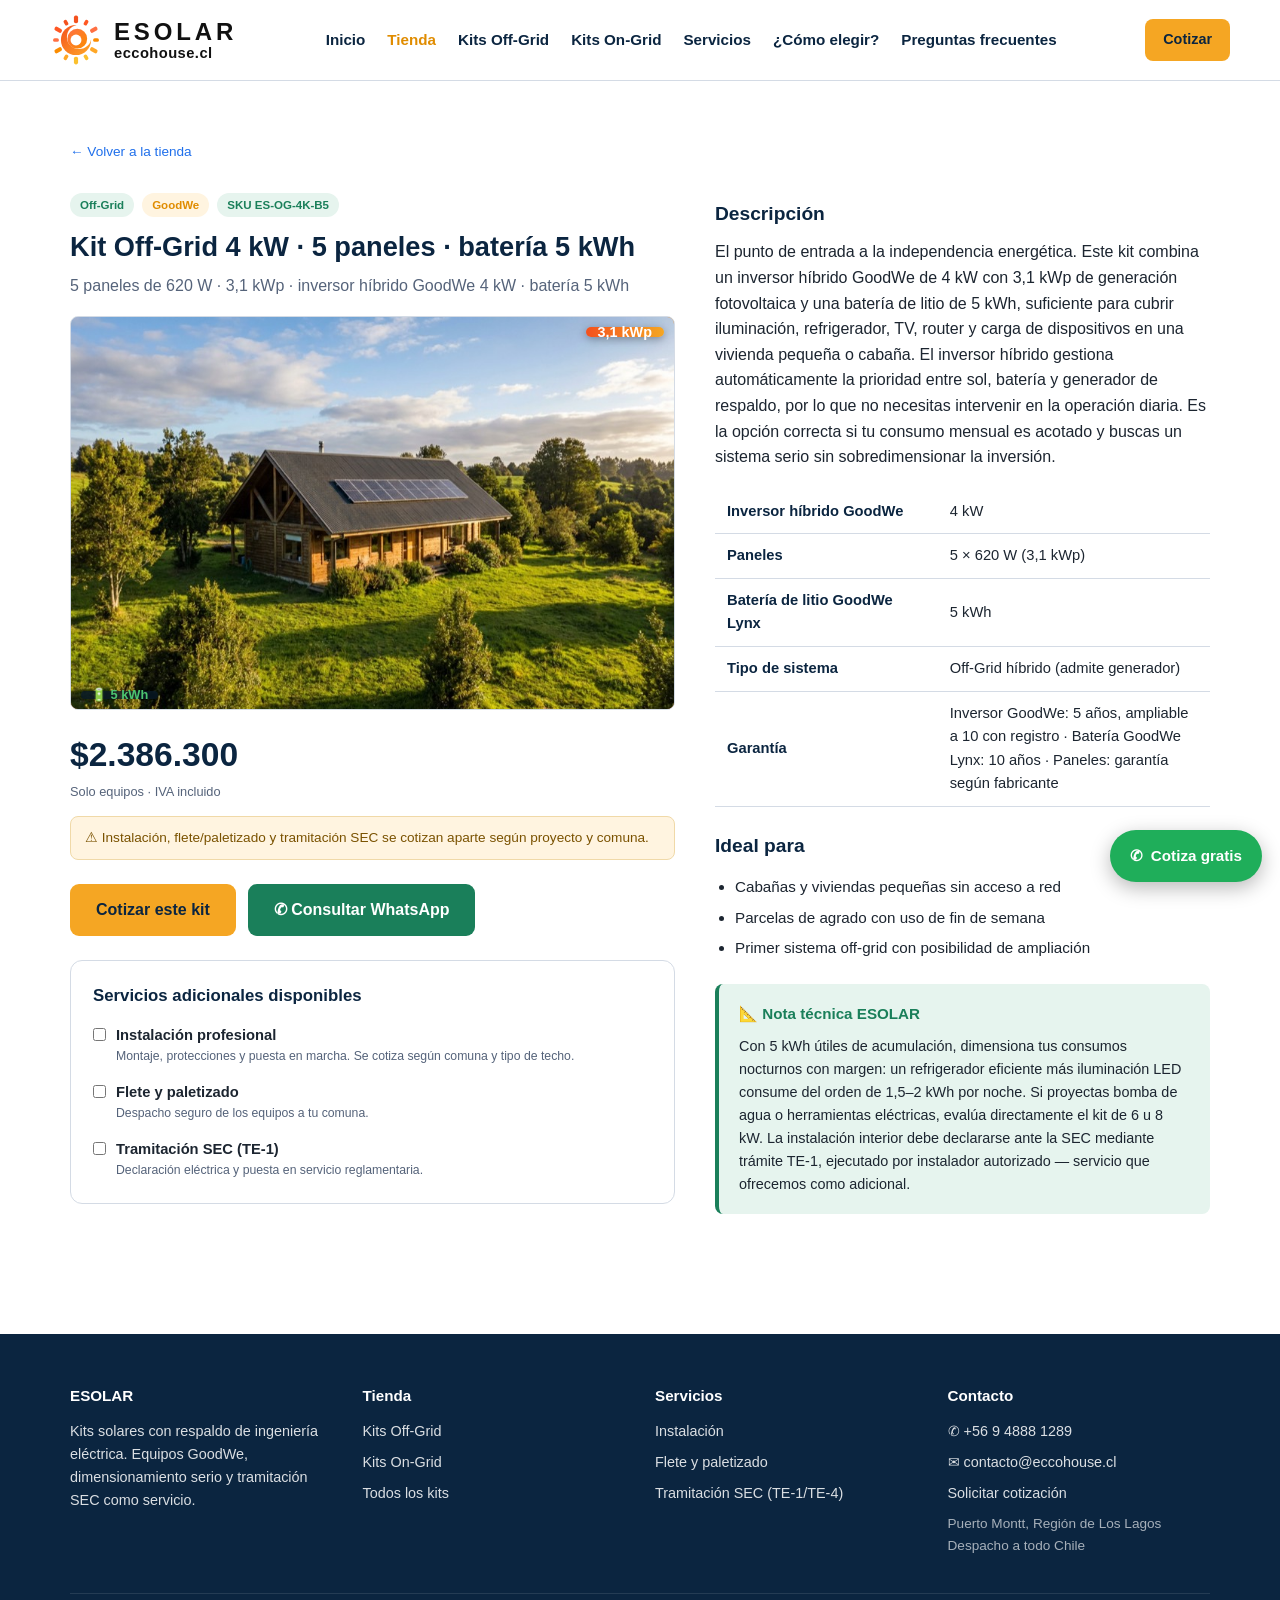
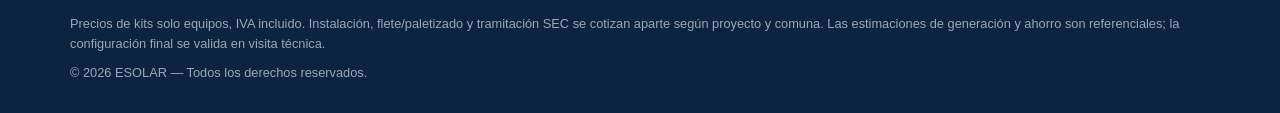
<file: producto.html>
<!DOCTYPE html>
<html lang="es">
<head>
  <meta charset="UTF-8">
  <meta name="viewport" content="width=device-width, initial-scale=1.0">
  <title>Kit solar | ESOLAR</title>
  <link rel="stylesheet" href="css/styles.css?v=14">
</head>
<body>

<header class="header">
  <div class="contenedor header-inner">
    <a href="index.html" class="logo"><img src="img/logo-icon.svg" alt="" class="logo-img"><span class="logo-texto"><span class="logo-nombre">ESOLAR</span><span class="logo-sub">eccohouse.cl</span></span></a>
    <nav class="nav">
      <a href="index.html">Inicio</a>
      <a href="tienda.html" class="activo">Tienda</a>
      <a href="tienda.html?sistema=Off-Grid">Kits Off-Grid</a>
      <a href="tienda.html?sistema=On-Grid">Kits On-Grid</a>
      <a href="index.html#servicios">Servicios</a>
      <a href="index.html#como-elegir">¿Cómo elegir?</a>
      <a href="index.html#faq">Preguntas frecuentes</a>
    </nav>
    <a href="cotizacion.html" class="header-cta">Cotizar</a>
    <button class="nav-toggle" id="nav-toggle" aria-label="Abrir menú" aria-expanded="false">☰</button>
  </div>
</header>

<section class="seccion">
  <div class="contenedor" id="ficha-cont">
    <p>Cargando kit…</p>
  </div>
</section>

<footer class="footer">
  <div class="contenedor">
    <div class="footer-grid">
      <div>
        <h4>ESOLAR</h4>
        <p style="font-size:0.9rem;">Kits solares con respaldo de ingeniería eléctrica. Equipos GoodWe, dimensionamiento serio y tramitación SEC como servicio.</p>
      </div>
      <div>
        <h4>Tienda</h4>
        <a href="tienda.html?sistema=Off-Grid">Kits Off-Grid</a>
        <a href="tienda.html?sistema=On-Grid">Kits On-Grid</a>
        <a href="tienda.html">Todos los kits</a>
      </div>
      <div>
        <h4>Servicios</h4>
        <a href="index.html#servicios">Instalación</a>
        <a href="index.html#servicios">Flete y paletizado</a>
        <a href="index.html#servicios">Tramitación SEC (TE-1/TE-4)</a>
      </div>
      <div>
        <h4>Contacto</h4>
        <a href="https://wa.me/56948881289" target="_blank" rel="noopener">✆ +56 9 4888 1289</a>
        <a href="mailto:contacto@eccohouse.cl">✉ contacto@eccohouse.cl</a>
        <a href="cotizacion.html">Solicitar cotización</a>
        <p style="font-size:0.85rem;opacity:0.75;margin-top:6px;">Puerto Montt, Región de Los Lagos<br>Despacho a todo Chile</p>
      </div>
    </div>
    <div class="legal">
      <p>Precios de kits solo equipos, IVA incluido. Instalación, flete/paletizado y tramitación SEC se cotizan aparte según proyecto y comuna. Las estimaciones de generación y ahorro son referenciales; la configuración final se valida en visita técnica.</p>
      <p style="margin-top:8px;">© 2026 ESOLAR — Todos los derechos reservados.</p>
    </div>
  </div>
</footer>

<script src="js/data.js?v=11"></script>
<script>
  const sku = new URLSearchParams(location.search).get("sku");
  const p = ESOLAR_PRODUCTS.find(x => x.sku === sku) || ESOLAR_PRODUCTS[0];
  document.title = `${tituloKit(p)} | ESOLAR`;

  const filaBateria = p.batKwh > 0
    ? `<tr><td>Batería de litio GoodWe Lynx</td><td>${String(p.batKwh).replace(".", ",")} kWh</td></tr>`
    : `<tr><td>Batería</td><td>No incluye (inversor preparado para ampliar)</td></tr>`;

  const garantia = p.batKwh > 0
    ? `${ESOLAR_CONFIG.garantiaInversor} · ${ESOLAR_CONFIG.garantiaBateria} · ${ESOLAR_CONFIG.garantiaPaneles}`
    : `${ESOLAR_CONFIG.garantiaInversor} · ${ESOLAR_CONFIG.garantiaPaneles}`;

  const tipoSistema = p.sistema === "Off-Grid"
    ? "Off-Grid híbrido (admite generador)"
    : "Conectado a red con netbilling (Ley 21.118)";

  document.getElementById("ficha-cont").innerHTML = `
    <p style="font-size:0.85rem;"><a href="tienda.html">← Volver a la tienda</a></p>
    <div class="ficha">
      <div>
        <div class="badges" style="display:flex;gap:8px;margin-bottom:12px;">
          <span class="badge ${p.sistema === "On-Grid" ? "ongrid" : ""}">${p.sistema}</span>
          <span class="badge marca">GoodWe</span>
          <span class="badge">SKU ${p.sku}</span>
        </div>
        <h1>${tituloKit(p)}</h1>
        <p class="resumen">${p.resumen}</p>
        <div class="kit-img" style="margin-top:18px;">${svgKitBanner(p)}<img class="kit-foto" src="img/kits/${p.sku}.jpg" alt="" onerror="this.parentElement.querySelector('.kit-chips-img').remove(); this.remove()"><div class="kit-chips-img"><span class="chip-kwp">${String(p.kwp.toFixed(2)).replace(/0$/, "").replace(".", ",")} kWp</span>${p.batKwh > 0 ? `<span class="chip-bat">🔋 ${String(p.batKwh).replace(".", ",")} kWh</span>` : ""}</div></div>
        <p class="precio-grande">${clp(p.precio)}<small>Solo equipos · IVA incluido</small></p>
        <div class="aviso-aparte">⚠ Instalación, flete/paletizado y tramitación SEC se cotizan aparte según proyecto y comuna.</div>
        <div class="ficha-acciones">
          <a class="btn btn-sol" id="btn-cotizar" href="cotizacion.html?sku=${p.sku}">Cotizar este kit</a>
          <a class="btn btn-verde" href="${enlaceContacto("Hola, me interesa el " + p.nombre + " (SKU " + p.sku + "). ¿Me pueden orientar?", "Consulta " + p.sku)}">${textoContacto()}</a>
        </div>
        <div class="serv-adicionales">
          <h3>Servicios adicionales disponibles</h3>
          <label><input type="checkbox" class="serv-check" value="Instalación"> <span><strong>Instalación profesional</strong><small>Montaje, protecciones y puesta en marcha. Se cotiza según comuna y tipo de techo.</small></span></label>
          <label><input type="checkbox" class="serv-check" value="Flete y paletizado"> <span><strong>Flete y paletizado</strong><small>Despacho seguro de los equipos a tu comuna.</small></span></label>
          <label><input type="checkbox" class="serv-check" value="Tramitación SEC"> <span><strong>Tramitación SEC (${p.sistema === "Off-Grid" ? "TE-1" : "TE-4 + netbilling"})</strong><small>Declaración eléctrica y puesta en servicio reglamentaria.</small></span></label>
        </div>
      </div>
      <div>
        <h2 style="font-size:1.2rem;color:var(--azul-900);">Descripción</h2>
        <p style="margin-top:10px;">${p.desc}</p>
        <table class="tabla-specs">
          <tr><td>Inversor ${p.sistema === "Off-Grid" ? "híbrido" : "On-Grid híbrido"} GoodWe</td><td>${p.inversorKw} kW</td></tr>
          <tr><td>Paneles</td><td>${p.paneles} × ${p.panelW} W (${String(p.kwp).replace(".", ",")} kWp)</td></tr>
          ${filaBateria}
          <tr><td>Tipo de sistema</td><td>${tipoSistema}</td></tr>
          <tr><td>Garantía</td><td>${garantia}</td></tr>
        </table>
        <h2 style="font-size:1.2rem;color:var(--azul-900);margin-top:24px;">Ideal para</h2>
        <ul class="lista-ideal">${p.ideal.map(i => `<li>${i}</li>`).join("")}</ul>
        <div class="nota-tecnica">
          <h3>📐 Nota técnica ESOLAR</h3>
          <p>${p.nota}</p>
        </div>
      </div>
    </div>`;

  // Los servicios marcados se arrastran al formulario de cotización
  const btnCotizar = document.getElementById("btn-cotizar");
  document.querySelectorAll(".serv-check").forEach(chk => {
    chk.addEventListener("change", () => {
      const marcados = Array.from(document.querySelectorAll(".serv-check:checked")).map(c => c.value);
      const url = new URL(btnCotizar.href, location.href);
      url.searchParams.set("sku", p.sku);
      if (marcados.length) url.searchParams.set("servicios", marcados.join(","));
      else url.searchParams.delete("servicios");
      btnCotizar.href = url.pathname + url.search;
    });
  });
</script>

<a class="flotante" id="flotante-contacto" href="#" aria-label="Contactar por WhatsApp">
  <span>✆</span><span class="txt">Cotiza gratis</span>
</a>

<script>
  (function () {
    var t = document.getElementById("nav-toggle");
    var n = document.querySelector(".nav");
    if (t && n) t.addEventListener("click", function () {
      var abierto = n.classList.toggle("abierto");
      t.setAttribute("aria-expanded", abierto);
      t.textContent = abierto ? "✕" : "☰";
    });
    var f = document.getElementById("flotante-contacto");
    if (f && typeof enlaceContacto === "function") {
      f.href = enlaceContacto("Hola, quiero cotizar un kit solar.", "Cotización kit solar");
      if (!hayWhatsapp()) f.querySelector("span").textContent = "✉";
    }
  })();
</script>

</body>
</html>
</file>
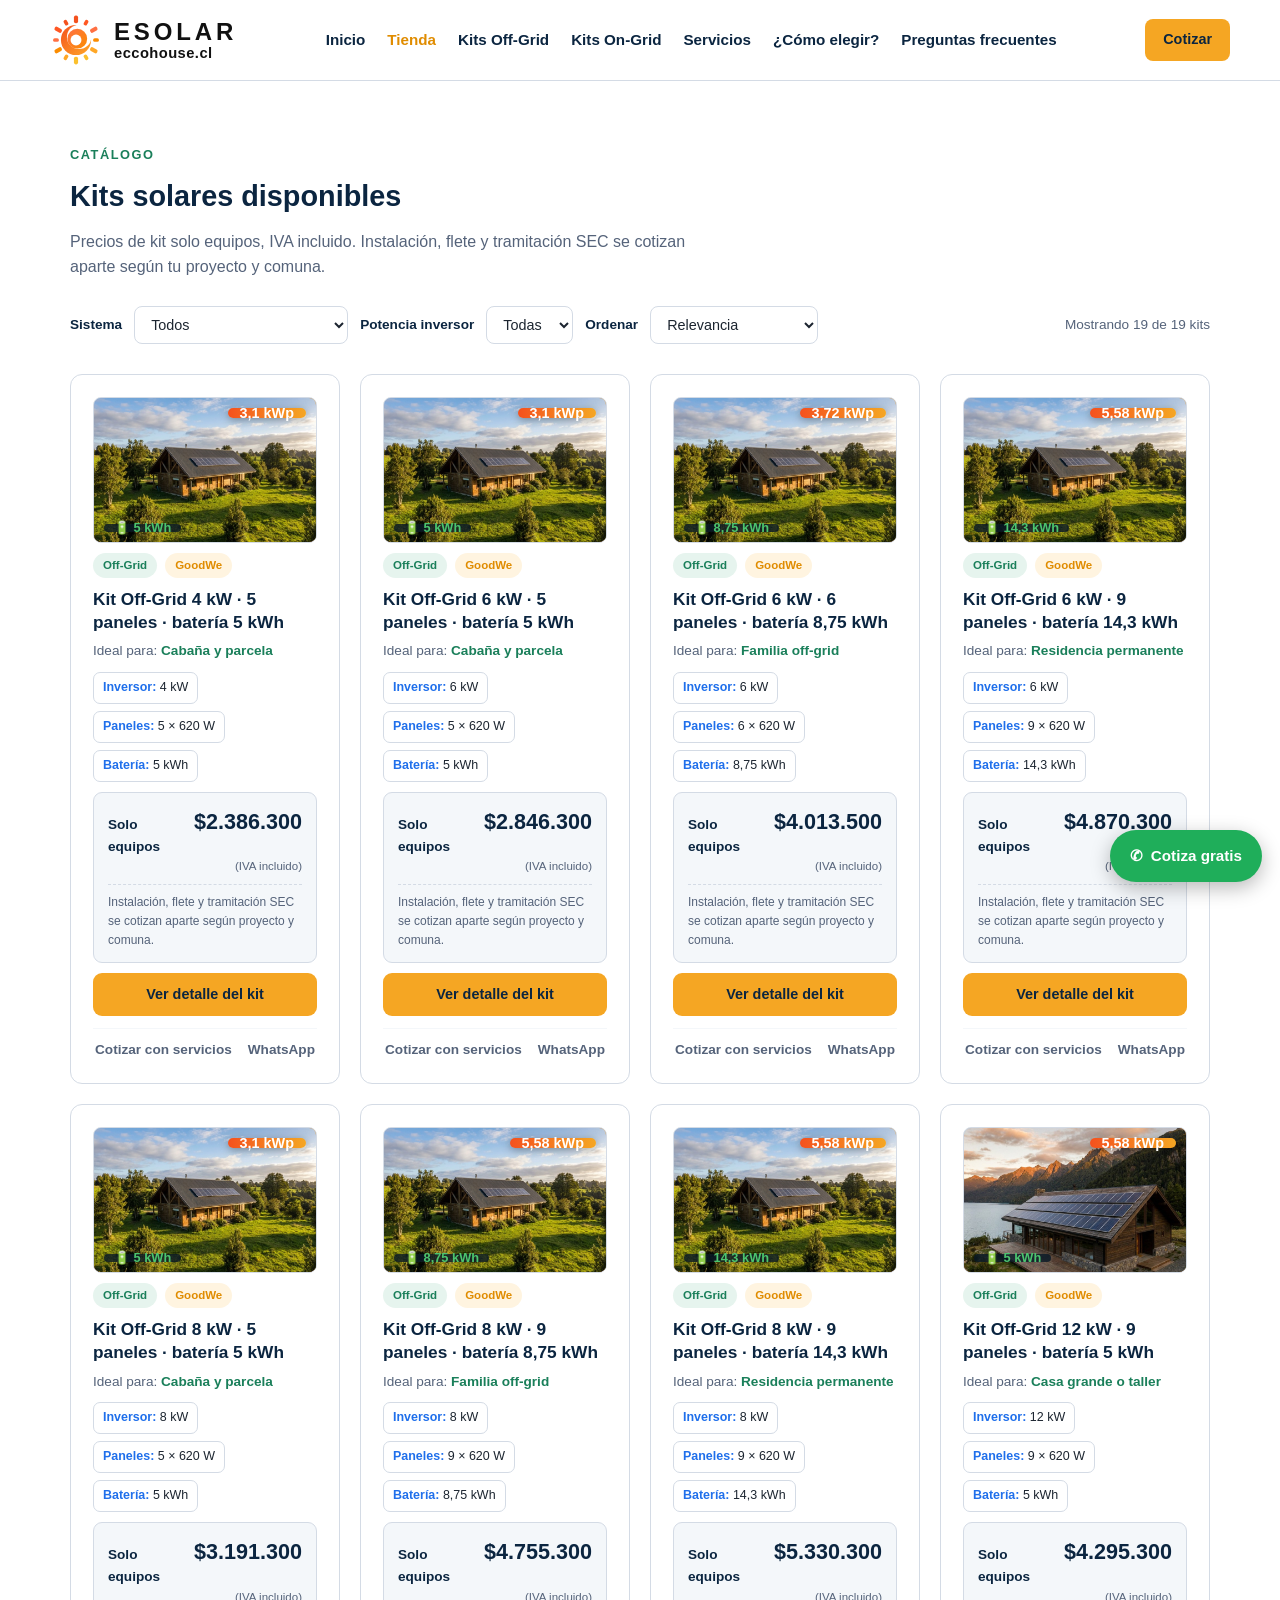
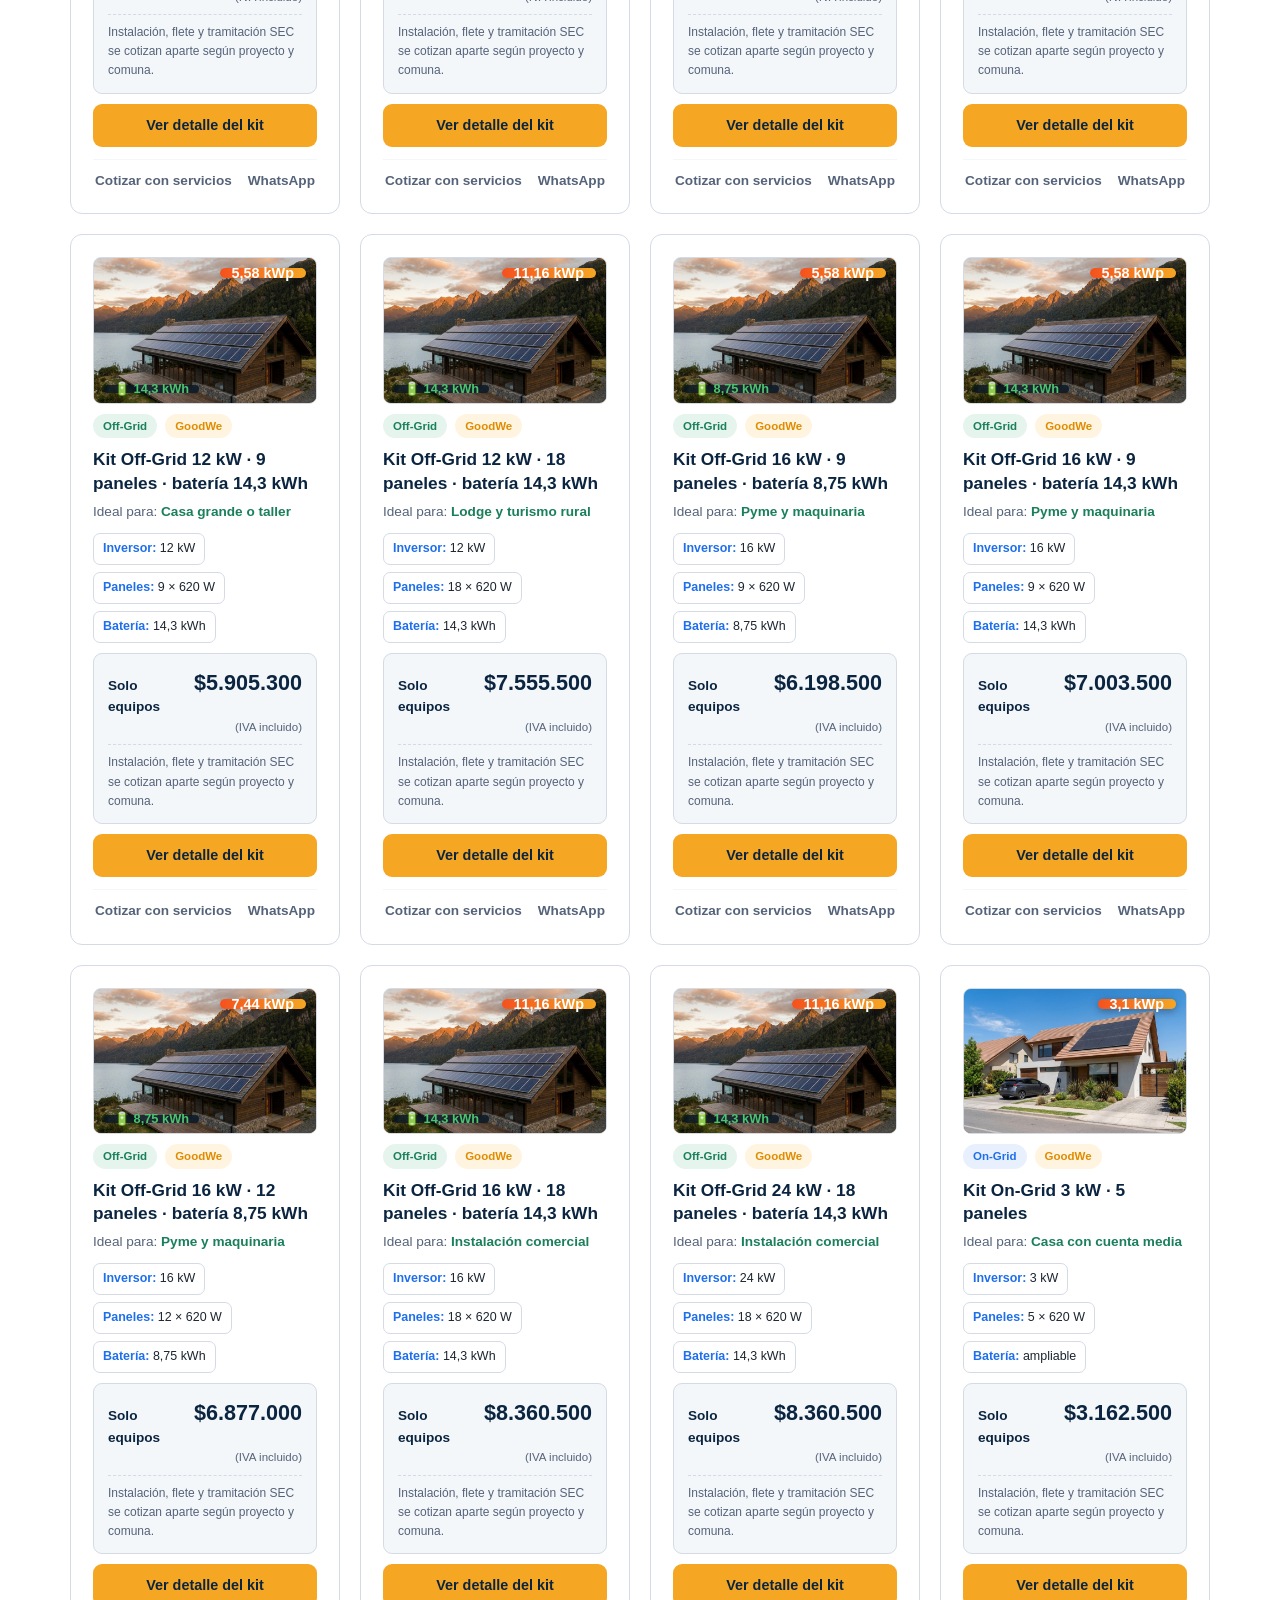
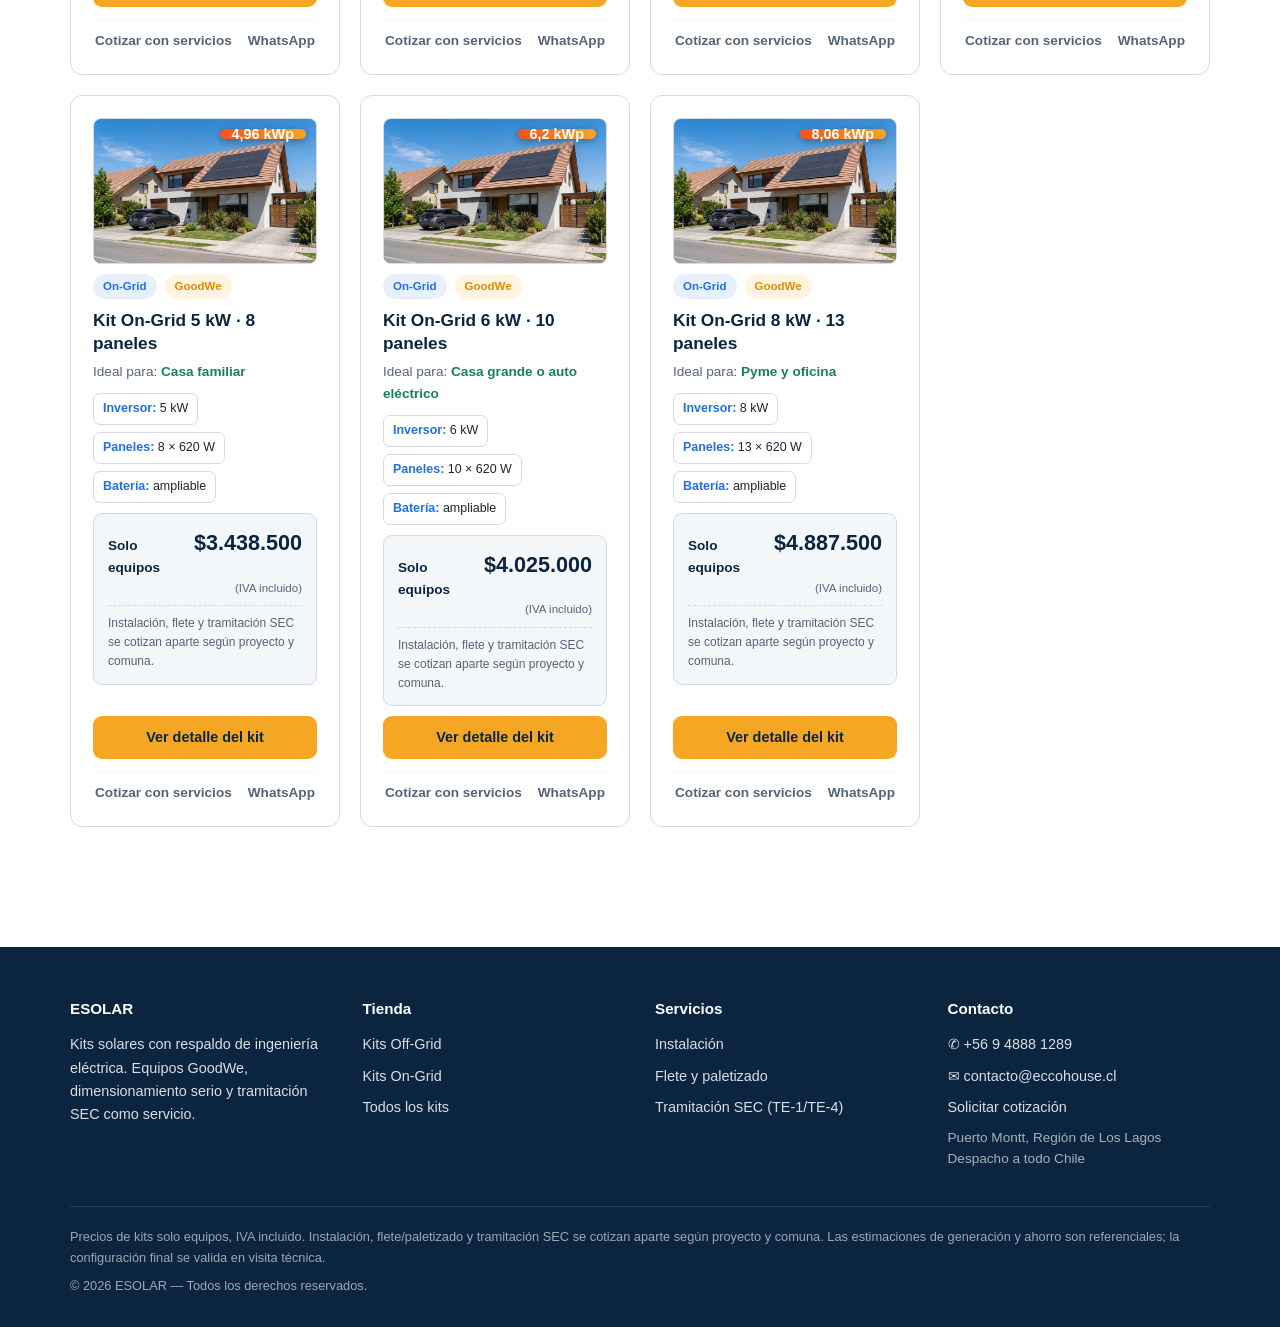
<file: tienda.html>
<!DOCTYPE html>
<html lang="es">
<head>
  <meta charset="UTF-8">
  <meta name="viewport" content="width=device-width, initial-scale=1.0">
  <title>Tienda | ESOLAR — Kits solares On-Grid y Off-Grid</title>
  <meta name="description" content="Catálogo de kits solares GoodWe en Chile: Off-Grid con batería de litio y On-Grid con netbilling. Filtra por potencia y sistema.">
  <link rel="stylesheet" href="css/styles.css?v=14">
</head>
<body>

<header class="header">
  <div class="contenedor header-inner">
    <a href="index.html" class="logo"><img src="img/logo-icon.svg" alt="" class="logo-img"><span class="logo-texto"><span class="logo-nombre">ESOLAR</span><span class="logo-sub">eccohouse.cl</span></span></a>
    <nav class="nav">
      <a href="index.html">Inicio</a>
      <a href="tienda.html" class="activo">Tienda</a>
      <a href="tienda.html?sistema=Off-Grid">Kits Off-Grid</a>
      <a href="tienda.html?sistema=On-Grid">Kits On-Grid</a>
      <a href="index.html#servicios">Servicios</a>
      <a href="index.html#como-elegir">¿Cómo elegir?</a>
      <a href="index.html#faq">Preguntas frecuentes</a>
    </nav>
    <a href="cotizacion.html" class="header-cta">Cotizar</a>
    <button class="nav-toggle" id="nav-toggle" aria-label="Abrir menú" aria-expanded="false">☰</button>
  </div>
</header>

<section class="seccion">
  <div class="contenedor">
    <span class="kicker">Catálogo</span>
    <h2>Kits solares disponibles</h2>
    <p class="intro">Precios de kit solo equipos, IVA incluido. Instalación, flete y tramitación SEC se cotizan aparte según tu proyecto y comuna.</p>

    <div class="filtros">
      <label for="f-sistema">Sistema</label>
      <select id="f-sistema">
        <option value="">Todos</option>
        <option value="Off-Grid">Off-Grid (con batería)</option>
        <option value="On-Grid">On-Grid (conectado a red)</option>
      </select>
      <label for="f-kw">Potencia inversor</label>
      <select id="f-kw">
        <option value="">Todas</option>
        <option value="3">3 kW</option>
        <option value="4">4 kW</option>
        <option value="5">5 kW</option>
        <option value="6">6 kW</option>
        <option value="8">8 kW</option>
        <option value="12">12 kW</option>
        <option value="16">16 kW</option>
        <option value="24">24 kW</option>
      </select>
      <label for="f-orden">Ordenar</label>
      <select id="f-orden">
        <option value="relevancia">Relevancia</option>
        <option value="precio-asc">Menor precio</option>
        <option value="precio-desc">Mayor precio</option>
        <option value="kw-asc">Menor a mayor kW</option>
        <option value="kw-desc">Mayor a menor kW</option>
      </select>
      <span class="contador" id="contador"></span>
    </div>

    <div class="grid-kits" id="grid-tienda"></div>
  </div>
</section>

<footer class="footer">
  <div class="contenedor">
    <div class="footer-grid">
      <div>
        <h4>ESOLAR</h4>
        <p style="font-size:0.9rem;">Kits solares con respaldo de ingeniería eléctrica. Equipos GoodWe, dimensionamiento serio y tramitación SEC como servicio.</p>
      </div>
      <div>
        <h4>Tienda</h4>
        <a href="tienda.html?sistema=Off-Grid">Kits Off-Grid</a>
        <a href="tienda.html?sistema=On-Grid">Kits On-Grid</a>
        <a href="tienda.html">Todos los kits</a>
      </div>
      <div>
        <h4>Servicios</h4>
        <a href="index.html#servicios">Instalación</a>
        <a href="index.html#servicios">Flete y paletizado</a>
        <a href="index.html#servicios">Tramitación SEC (TE-1/TE-4)</a>
      </div>
      <div>
        <h4>Contacto</h4>
        <a href="https://wa.me/56948881289" target="_blank" rel="noopener">✆ +56 9 4888 1289</a>
        <a href="mailto:contacto@eccohouse.cl">✉ contacto@eccohouse.cl</a>
        <a href="cotizacion.html">Solicitar cotización</a>
        <p style="font-size:0.85rem;opacity:0.75;margin-top:6px;">Puerto Montt, Región de Los Lagos<br>Despacho a todo Chile</p>
      </div>
    </div>
    <div class="legal">
      <p>Precios de kits solo equipos, IVA incluido. Instalación, flete/paletizado y tramitación SEC se cotizan aparte según proyecto y comuna. Las estimaciones de generación y ahorro son referenciales; la configuración final se valida en visita técnica.</p>
      <p style="margin-top:8px;">© 2026 ESOLAR — Todos los derechos reservados.</p>
    </div>
  </div>
</footer>

<script src="js/data.js?v=11"></script>
<script>
  const params = new URLSearchParams(location.search);
  const selSistema = document.getElementById("f-sistema");
  const selKw = document.getElementById("f-kw");
  const selOrden = document.getElementById("f-orden");
  const grid = document.getElementById("grid-tienda");
  const contador = document.getElementById("contador");
  const kwMin = parseInt(params.get("kwMin") || "0", 10);

  if (params.get("sistema")) selSistema.value = params.get("sistema");
  if (params.get("kw")) selKw.value = params.get("kw");

  function render() {
    let lista = ESOLAR_PRODUCTS.slice();
    if (selSistema.value) lista = lista.filter(p => p.sistema === selSistema.value);
    if (selKw.value) lista = lista.filter(p => p.inversorKw === parseInt(selKw.value, 10));
    if (kwMin) lista = lista.filter(p => p.inversorKw >= kwMin);

    const orden = selOrden.value;
    if (orden === "precio-asc") lista.sort((a, b) => a.precio - b.precio);
    if (orden === "precio-desc") lista.sort((a, b) => b.precio - a.precio);
    if (orden === "kw-asc") lista.sort((a, b) => a.inversorKw - b.inversorKw);
    if (orden === "kw-desc") lista.sort((a, b) => b.inversorKw - a.inversorKw);

    contador.textContent = `Mostrando ${lista.length} de ${ESOLAR_PRODUCTS.length} kits`;
    grid.innerHTML = "";
    lista.forEach(p => {
      const el = document.createElement("div");
      el.className = "kit";
      el.innerHTML = plantillaKit(p);
      grid.appendChild(el);
    });
  }

  selSistema.addEventListener("change", render);
  selKw.addEventListener("change", render);
  selOrden.addEventListener("change", render);
  render();
</script>

<a class="flotante" id="flotante-contacto" href="#" aria-label="Contactar por WhatsApp">
  <span>✆</span><span class="txt">Cotiza gratis</span>
</a>

<script>
  (function () {
    var t = document.getElementById("nav-toggle");
    var n = document.querySelector(".nav");
    if (t && n) t.addEventListener("click", function () {
      var abierto = n.classList.toggle("abierto");
      t.setAttribute("aria-expanded", abierto);
      t.textContent = abierto ? "✕" : "☰";
    });
    var f = document.getElementById("flotante-contacto");
    if (f && typeof enlaceContacto === "function") {
      f.href = enlaceContacto("Hola, quiero cotizar un kit solar.", "Cotización kit solar");
      if (!hayWhatsapp()) f.querySelector("span").textContent = "✉";
    }
  })();
</script>

</body>
</html>
</file>
<file: css/styles.css>
/* essolar.cl — hoja de estilos */
:root {
  --azul-900: #0b2540;
  --azul-700: #14406b;
  --azul-500: #1f6feb;
  --verde-600: #1a7f5a;
  --verde-100: #e6f4ee;
  --sol-500: #f5a623;
  --sol-600: #e08c00;
  --gris-900: #1c2530;
  --gris-600: #55637a;
  --gris-300: #d4dbe5;
  --gris-100: #f4f7fa;
  --blanco: #ffffff;
  --radio: 12px;
  --sombra: 0 4px 18px rgba(11, 37, 64, 0.10);
}

* { margin: 0; padding: 0; box-sizing: border-box; }

body {
  font-family: "Segoe UI", "Helvetica Neue", Arial, sans-serif;
  color: var(--gris-900);
  background: var(--blanco);
  line-height: 1.6;
}

a { color: var(--azul-500); text-decoration: none; }
img { max-width: 100%; }

.contenedor { max-width: 1180px; margin: 0 auto; padding: 0 20px; }

/* ---------- Header ---------- */
.header {
  background: var(--blanco);
  border-bottom: 1px solid var(--gris-300);
  position: sticky; top: 0; z-index: 50;
}
.header-inner {
  display: flex; align-items: center; justify-content: space-between;
  gap: 24px; padding: 14px 0; flex-wrap: wrap;
}
.logo { display: flex; align-items: center; gap: 12px; }
.logo-img { height: 52px; width: auto; display: block; }
.logo-texto { display: flex; flex-direction: column; line-height: 1.1; }
.logo-nombre { font-weight: 900; font-size: 1.5rem; letter-spacing: 0.16em; color: #111; }
.logo-sub { font-size: 0.92rem; font-weight: 600; color: #111; letter-spacing: 0.03em; }
.nav { display: flex; gap: 22px; flex-wrap: wrap; }
.nav a { color: var(--azul-900); font-weight: 600; font-size: 0.95rem; }
.nav a:hover, .nav a.activo { color: var(--sol-600); }
.header-cta {
  background: var(--sol-500); color: var(--azul-900); font-weight: 700;
  padding: 9px 18px; border-radius: 8px; font-size: 0.9rem;
}
.header-cta:hover { background: var(--sol-600); color: var(--blanco); }

/* ---------- Hero ---------- */
.hero {
  position: relative;
  color: var(--blanco);
  padding: 110px 0 120px;
  overflow: hidden;
  background: var(--azul-900);
}
.hero-bg { position: absolute; inset: 0; }
.hero-bg svg { width: 100%; height: 100%; display: block; }
.hero::after {
  content: "";
  position: absolute; inset: 0;
  background: linear-gradient(90deg, rgba(6,20,35,0.82) 0%, rgba(6,20,35,0.55) 45%, rgba(6,20,35,0.15) 75%, rgba(6,20,35,0) 100%);
}
.hero-contenido { position: relative; z-index: 2; }
.hero-kicker {
  display: inline-block;
  color: var(--sol-500);
  font-weight: 800;
  font-size: 0.85rem;
  letter-spacing: 0.14em;
  text-transform: uppercase;
  margin-bottom: 14px;
}
.hero h1 { font-size: 3rem; line-height: 1.15; max-width: 680px; text-shadow: 0 2px 12px rgba(0,0,0,0.35); }
.hero p { margin-top: 18px; max-width: 560px; font-size: 1.12rem; opacity: 0.95; text-shadow: 0 1px 8px rgba(0,0,0,0.4); }
.hero-acciones { margin-top: 32px; display: flex; gap: 14px; flex-wrap: wrap; }
.btn-wsp { background: #1fae5a; color: var(--blanco); }
.btn-wsp:hover { background: #178a47; color: var(--blanco); }
.hero-foto { position: absolute; inset: 0; width: 100%; height: 100%; object-fit: cover; }

/* ---------- Barra de confianza ---------- */
.barra-confianza { background: var(--azul-900); border-top: 1px solid rgba(255,255,255,0.12); }
.barra-confianza-inner {
  display: flex; flex-wrap: wrap; gap: 10px 34px; justify-content: center;
  padding: 13px 20px; color: var(--blanco); font-size: 0.88rem; font-weight: 600;
}
.barra-confianza-inner span { opacity: 0.92; }

/* ---------- Chips sobre imagen de kit ---------- */
.kit-chips-img { position: absolute; inset: 0; pointer-events: none; }
.chip-kwp {
  position: absolute; top: 10px; right: 10px;
  background: linear-gradient(90deg, #f4511e, #f5a623); color: var(--blanco);
  font-weight: 800; font-size: 0.9rem; padding: 5px 12px; border-radius: 7px;
  box-shadow: 0 2px 8px rgba(0,0,0,0.35);
}
.chip-bat {
  position: absolute; bottom: 10px; left: 10px;
  background: rgba(8,24,38,0.8); color: #4cc46f;
  font-weight: 700; font-size: 0.8rem; padding: 4px 10px; border-radius: 7px;
}
.btn {
  display: inline-block; padding: 13px 26px; border-radius: 9px;
  font-weight: 700; font-size: 1rem; border: none; cursor: pointer;
}
.btn-sol { background: var(--sol-500); color: var(--azul-900); }
.btn-sol:hover { background: var(--sol-600); color: var(--blanco); }
.btn-borde { background: transparent; color: var(--blanco); border: 2px solid rgba(255,255,255,0.7); }
.btn-borde:hover { background: rgba(255,255,255,0.12); color: var(--blanco); }
.btn-verde { background: var(--verde-600); color: var(--blanco); }
.btn-verde:hover { background: #14684a; color: var(--blanco); }

/* ---------- Secciones ---------- */
.seccion { padding: 60px 0; }
.seccion-alt { background: var(--gris-100); }
.kicker { color: var(--verde-600); font-weight: 800; font-size: 0.8rem; letter-spacing: 0.12em; text-transform: uppercase; }
.seccion h2 { font-size: 1.8rem; color: var(--azul-900); margin-top: 6px; }
.seccion .intro { color: var(--gris-600); margin-top: 10px; max-width: 640px; }

/* ---------- Grid de categorías ---------- */
.grid-cat { display: grid; grid-template-columns: repeat(auto-fit, minmax(210px, 1fr)); gap: 18px; margin-top: 30px; }
.cat {
  background: var(--blanco); border: 1px solid var(--gris-300); border-radius: var(--radio);
  overflow: hidden; transition: box-shadow .15s, transform .15s;
  display: flex; flex-direction: column;
}
.cat:hover { box-shadow: var(--sombra); transform: translateY(-3px); }
.cat-img { aspect-ratio: 3 / 2; overflow: hidden; background: var(--gris-100); }
.cat-img img { width: 100%; height: 100%; object-fit: cover; display: block; transition: transform .3s; }
.cat:hover .cat-img img { transform: scale(1.04); }
.cat-txt { padding: 16px 18px 20px; }
.cat h3 { color: var(--azul-900); font-size: 1.05rem; }
.cat p { color: var(--gris-600); font-size: 0.88rem; margin-top: 6px; }

/* ---------- Cards de producto ---------- */
.grid-kits { display: grid; grid-template-columns: repeat(auto-fill, minmax(260px, 1fr)); gap: 20px; margin-top: 30px; }
.kit {
  background: var(--blanco); border: 1px solid var(--gris-300); border-radius: var(--radio);
  padding: 22px; display: flex; flex-direction: column; gap: 10px;
  transition: box-shadow .15s, transform .15s;
}
.kit:hover { box-shadow: var(--sombra); transform: translateY(-2px); }
.kit-img { border-radius: 8px; overflow: hidden; line-height: 0; border: 1px solid var(--gris-300); position: relative; }
.kit-img svg { width: 100%; height: auto; display: block; }
.kit-foto { position: absolute; inset: 0; width: 100%; height: 100%; object-fit: cover; }
.perfil { font-size: 0.85rem; color: var(--gris-600); margin-top: -4px; }
.perfil strong { color: var(--verde-600); }
.acciones-sec {
  display: flex; gap: 16px; justify-content: center;
  border-top: 1px solid var(--gris-100); padding-top: 10px; margin-top: 2px;
}
.acciones-sec a { font-size: 0.85rem; font-weight: 600; color: var(--gris-600); }
.acciones-sec a:hover { color: var(--azul-500); }
.chips { display: flex; flex-wrap: wrap; gap: 7px; }
.chips span {
  border: 1px solid var(--gris-300); border-radius: 7px; padding: 5px 9px;
  font-size: 0.78rem; color: var(--gris-900);
}
.chips span strong { color: var(--azul-500); font-weight: 700; }
.bloque-precio {
  background: var(--gris-100); border: 1px solid var(--gris-300); border-radius: 9px;
  padding: 12px 14px;
}
.bloque-precio .fila { display: flex; justify-content: space-between; align-items: baseline; gap: 10px; }
.bloque-precio .fila span { font-size: 0.85rem; font-weight: 700; color: var(--azul-900); }
.bloque-precio .fila strong { font-size: 1.35rem; font-weight: 800; color: var(--azul-900); }
.bloque-precio small { color: var(--gris-600); font-size: 0.72rem; display: block; text-align: right; }
.bloque-precio p { font-size: 0.75rem; color: var(--gris-600); margin-top: 8px; border-top: 1px dashed var(--gris-300); padding-top: 8px; }
.btn-block { display: block; text-align: center; padding: 10px 8px; font-size: 0.9rem; }
.kit .badges { display: flex; gap: 8px; flex-wrap: wrap; }
.badge {
  font-size: 0.72rem; font-weight: 700; padding: 3px 10px; border-radius: 20px;
  background: var(--verde-100); color: var(--verde-600);
}
.badge.ongrid { background: #e8f0fe; color: var(--azul-500); }
.badge.marca { background: #fff4e0; color: var(--sol-600); }
.kit h3 { color: var(--azul-900); font-size: 1.08rem; line-height: 1.35; }
.kit .specs { color: var(--gris-600); font-size: 0.86rem; }
.kit .precio { font-size: 1.45rem; font-weight: 800; color: var(--azul-900); }
.kit .precio small { font-size: 0.75rem; font-weight: 500; color: var(--gris-600); display: block; }
.kit .nota-aparte { font-size: 0.75rem; color: var(--gris-600); }
.kit .acciones { display: flex; gap: 10px; margin-top: auto; }
.kit .acciones .btn { flex: 1; text-align: center; padding: 10px 8px; font-size: 0.9rem; }

/* ---------- Servicios ---------- */
.grid-serv { display: grid; grid-template-columns: repeat(auto-fit, minmax(260px, 1fr)); gap: 20px; margin-top: 30px; }
.serv {
  background: var(--azul-900); color: var(--blanco); border-radius: var(--radio);
  padding: 0 0 26px; overflow: hidden;
}
.serv-img { aspect-ratio: 3 / 2; overflow: hidden; background: #0a1f33; }
.serv-img img { width: 100%; height: 100%; object-fit: cover; display: block; }
.serv h3, .serv p, .serv .tag { margin-left: 24px; margin-right: 24px; }
.serv h3 { margin-top: 20px; font-size: 1.1rem; }
.serv h3 span { color: var(--sol-500); }
.serv p { margin-top: 8px; font-size: 0.9rem; opacity: 0.85; }
.serv .tag { display: inline-block; margin-top: 14px; font-size: 0.75rem; font-weight: 700; color: var(--sol-500); }

/* ---------- Confianza ---------- */
.grid-conf { display: grid; grid-template-columns: repeat(auto-fit, minmax(240px, 1fr)); gap: 18px; margin-top: 30px; }
.conf {
  display: flex; flex-direction: column; gap: 0;
  background: var(--blanco); border: 1px solid var(--gris-300);
  border-radius: var(--radio); overflow: hidden;
}
.conf-img { aspect-ratio: 4 / 3; overflow: hidden; background: var(--gris-100); }
.conf-img img { width: 100%; height: 100%; object-fit: cover; display: block; }
.conf > div:last-child { padding: 16px 18px 20px; }
.conf h3 { font-size: 1rem; color: var(--azul-900); }
.conf p { font-size: 0.88rem; color: var(--gris-600); margin-top: 4px; }

/* ---------- Cómo elegir ---------- */
.pasos { display: grid; grid-template-columns: repeat(auto-fit, minmax(230px, 1fr)); gap: 18px; margin-top: 30px; }
.paso { background: var(--blanco); border-left: 4px solid var(--sol-500); border-radius: 8px; padding: 20px; box-shadow: var(--sombra); }
.paso .num { font-weight: 800; color: var(--sol-600); font-size: 0.85rem; }
.paso h3 { color: var(--azul-900); font-size: 1rem; margin-top: 4px; }
.paso p { font-size: 0.88rem; color: var(--gris-600); margin-top: 6px; }

/* ---------- Tienda: filtros ---------- */
.filtros {
  display: flex; gap: 12px; flex-wrap: wrap; margin-top: 26px; align-items: center;
}
.filtros label { font-size: 0.85rem; font-weight: 700; color: var(--azul-900); }
.filtros select {
  padding: 9px 12px; border: 1px solid var(--gris-300); border-radius: 8px;
  font-size: 0.9rem; color: var(--gris-900); background: var(--blanco);
}
.filtros .contador { margin-left: auto; font-size: 0.85rem; color: var(--gris-600); }

/* ---------- Ficha de producto ---------- */
.ficha { display: grid; grid-template-columns: 1.1fr 0.9fr; gap: 40px; margin-top: 30px; }
@media (max-width: 860px) { .ficha { grid-template-columns: 1fr; } }
.ficha h1 { color: var(--azul-900); font-size: 1.7rem; line-height: 1.3; }
.ficha .resumen { color: var(--gris-600); margin-top: 8px; }
.ficha .precio-grande { font-size: 2.1rem; font-weight: 800; color: var(--azul-900); margin-top: 18px; }
.ficha .precio-grande small { display: block; font-size: 0.8rem; font-weight: 500; color: var(--gris-600); }
.aviso-aparte {
  background: #fff4e0; border: 1px solid #f0d9a8; color: #7a5200;
  border-radius: 8px; padding: 10px 14px; font-size: 0.85rem; margin-top: 14px;
}
.tabla-specs { width: 100%; border-collapse: collapse; margin-top: 20px; }
.tabla-specs td { padding: 10px 12px; border-bottom: 1px solid var(--gris-300); font-size: 0.92rem; }
.tabla-specs td:first-child { font-weight: 700; color: var(--azul-900); width: 45%; }
.lista-ideal { margin: 14px 0 0 0; padding-left: 20px; }
.lista-ideal li { margin-bottom: 6px; font-size: 0.95rem; }
.nota-tecnica {
  background: var(--verde-100); border-left: 4px solid var(--verde-600);
  border-radius: 8px; padding: 18px 20px; margin-top: 24px;
}
.nota-tecnica h3 { color: var(--verde-600); font-size: 0.95rem; }
.nota-tecnica p { font-size: 0.9rem; margin-top: 8px; }
.serv-adicionales {
  border: 1px solid var(--gris-300); border-radius: var(--radio); padding: 22px; margin-top: 24px;
}
.serv-adicionales h3 { color: var(--azul-900); font-size: 1.05rem; }
.serv-adicionales label {
  display: flex; gap: 10px; align-items: flex-start; margin-top: 14px; font-size: 0.92rem; cursor: pointer;
}
.serv-adicionales input { margin-top: 4px; }
.serv-adicionales small { color: var(--gris-600); display: block; }
.ficha-acciones { display: flex; gap: 12px; margin-top: 24px; flex-wrap: wrap; }

/* ---------- Formulario ---------- */
.form-cotiza { max-width: 720px; margin-top: 30px; }
.campo { margin-bottom: 18px; }
.campo label { display: block; font-weight: 700; font-size: 0.9rem; color: var(--azul-900); margin-bottom: 6px; }
.campo input, .campo select, .campo textarea {
  width: 100%; padding: 11px 13px; border: 1px solid var(--gris-300); border-radius: 8px;
  font-size: 0.95rem; font-family: inherit; color: var(--gris-900);
}
.campo textarea { min-height: 110px; resize: vertical; }
.campo input[type="checkbox"] { width: auto; margin-top: 4px; flex-shrink: 0; }
.fila-2 { display: grid; grid-template-columns: 1fr 1fr; gap: 16px; }
@media (max-width: 640px) { .fila-2 { grid-template-columns: 1fr; } }
.grupo-check { border: 1px solid var(--gris-300); border-radius: var(--radio); padding: 18px; }
.grupo-check legend, .grupo-check .titulo { font-weight: 700; font-size: 0.9rem; color: var(--azul-900); padding: 0 6px; }
.grupo-check label { display: flex; gap: 10px; align-items: flex-start; margin-top: 10px; font-size: 0.92rem; font-weight: 400; cursor: pointer; }
.resumen-cotiza {
  background: var(--gris-100); border-radius: var(--radio); padding: 20px; margin-top: 24px;
}
.resumen-cotiza h3 { color: var(--azul-900); font-size: 1rem; }
.resumen-cotiza ul { margin: 10px 0 0 18px; font-size: 0.92rem; }
.form-acciones { margin-top: 24px; display: flex; gap: 12px; flex-wrap: wrap; }

/* ---------- Footer ---------- */
.footer { background: var(--azul-900); color: rgba(255,255,255,0.85); padding: 50px 0 30px; margin-top: 60px; }
.footer-grid { display: grid; grid-template-columns: repeat(auto-fit, minmax(220px, 1fr)); gap: 30px; }
.footer h4 { color: var(--blanco); font-size: 0.95rem; margin-bottom: 12px; }
.footer a { color: rgba(255,255,255,0.85); display: block; margin-bottom: 8px; font-size: 0.9rem; }
.footer a:hover { color: var(--sol-500); }
.footer .legal {
  border-top: 1px solid rgba(255,255,255,0.15); margin-top: 36px; padding-top: 20px;
  font-size: 0.8rem; opacity: 0.7;
}

/* ---------- Menú móvil ---------- */
.nav-toggle {
  display: none;
  background: none; border: 1px solid var(--gris-300); border-radius: 8px;
  font-size: 1.3rem; line-height: 1; padding: 7px 12px; cursor: pointer;
  color: var(--azul-900);
}

/* ---------- Botón flotante de contacto ---------- */
.flotante {
  position: fixed; right: 18px; bottom: 18px; z-index: 90;
  background: #1fae5a; color: #fff;
  border-radius: 999px; padding: 14px 20px;
  font-weight: 700; font-size: 0.95rem;
  box-shadow: 0 6px 20px rgba(0,0,0,0.28);
  display: flex; align-items: center; gap: 8px;
  transition: transform .15s;
}
.flotante:hover { background: #178a47; color: #fff; transform: translateY(-2px); }
.flotante .txt { display: inline; }

/* ---------- FAQ ---------- */
.faq { max-width: 820px; margin-top: 26px; }
.faq details {
  border: 1px solid var(--gris-300); border-radius: var(--radio);
  padding: 16px 20px; margin-bottom: 12px; background: var(--blanco);
}
.faq details[open] { border-color: var(--verde-600); }
.faq summary {
  font-weight: 700; color: var(--azul-900); cursor: pointer;
  list-style: none; display: flex; justify-content: space-between; gap: 12px;
}
.faq summary::-webkit-details-marker { display: none; }
.faq summary::after { content: "+"; color: var(--sol-600); font-size: 1.3rem; line-height: 1; }
.faq details[open] summary::after { content: "−"; }
.faq p { margin-top: 12px; font-size: 0.94rem; color: var(--gris-600); }

@media (max-width: 860px) {
  .header-inner { padding: 10px 0; gap: 10px; flex-wrap: wrap; align-items: center; }
  .logo { order: 1; flex: 1 1 auto; min-width: 0; }
  .header-cta { order: 2; padding: 8px 14px; font-size: 0.85rem; white-space: nowrap; flex: 0 0 auto; }
  .nav-toggle { display: block; order: 3; flex: 0 0 auto; }
  .logo-img { height: 40px; }
  .logo-nombre { font-size: 1.15rem; letter-spacing: 0.1em; }
  .logo-sub { font-size: 0.75rem; }
  .nav {
    order: 4; width: 100%; flex: 1 0 100%; flex-direction: column; gap: 0;
    display: none; border-top: 1px solid var(--gris-300); margin-top: 4px; padding-top: 4px;
  }
  .nav.abierto { display: flex; }
  .nav a { padding: 12px 2px; border-bottom: 1px solid var(--gris-100); }
  .nav a:last-child { border-bottom: none; }
}

@media (max-width: 720px) {
  .hero { padding: 56px 0 64px; }
  .hero h1 { font-size: 2rem; }
  .hero p { font-size: 1rem; }
  .hero-kicker { font-size: 0.72rem; letter-spacing: 0.08em; }
  .hero-acciones .btn { flex: 1 1 100%; text-align: center; }
  .barra-confianza-inner { gap: 8px 18px; font-size: 0.8rem; }
  .seccion { padding: 44px 0; }
  .seccion h2 { font-size: 1.45rem; }
  .flotante { padding: 13px 16px; right: 14px; bottom: 14px; }
  .flotante .txt { display: none; }
}
</file>
